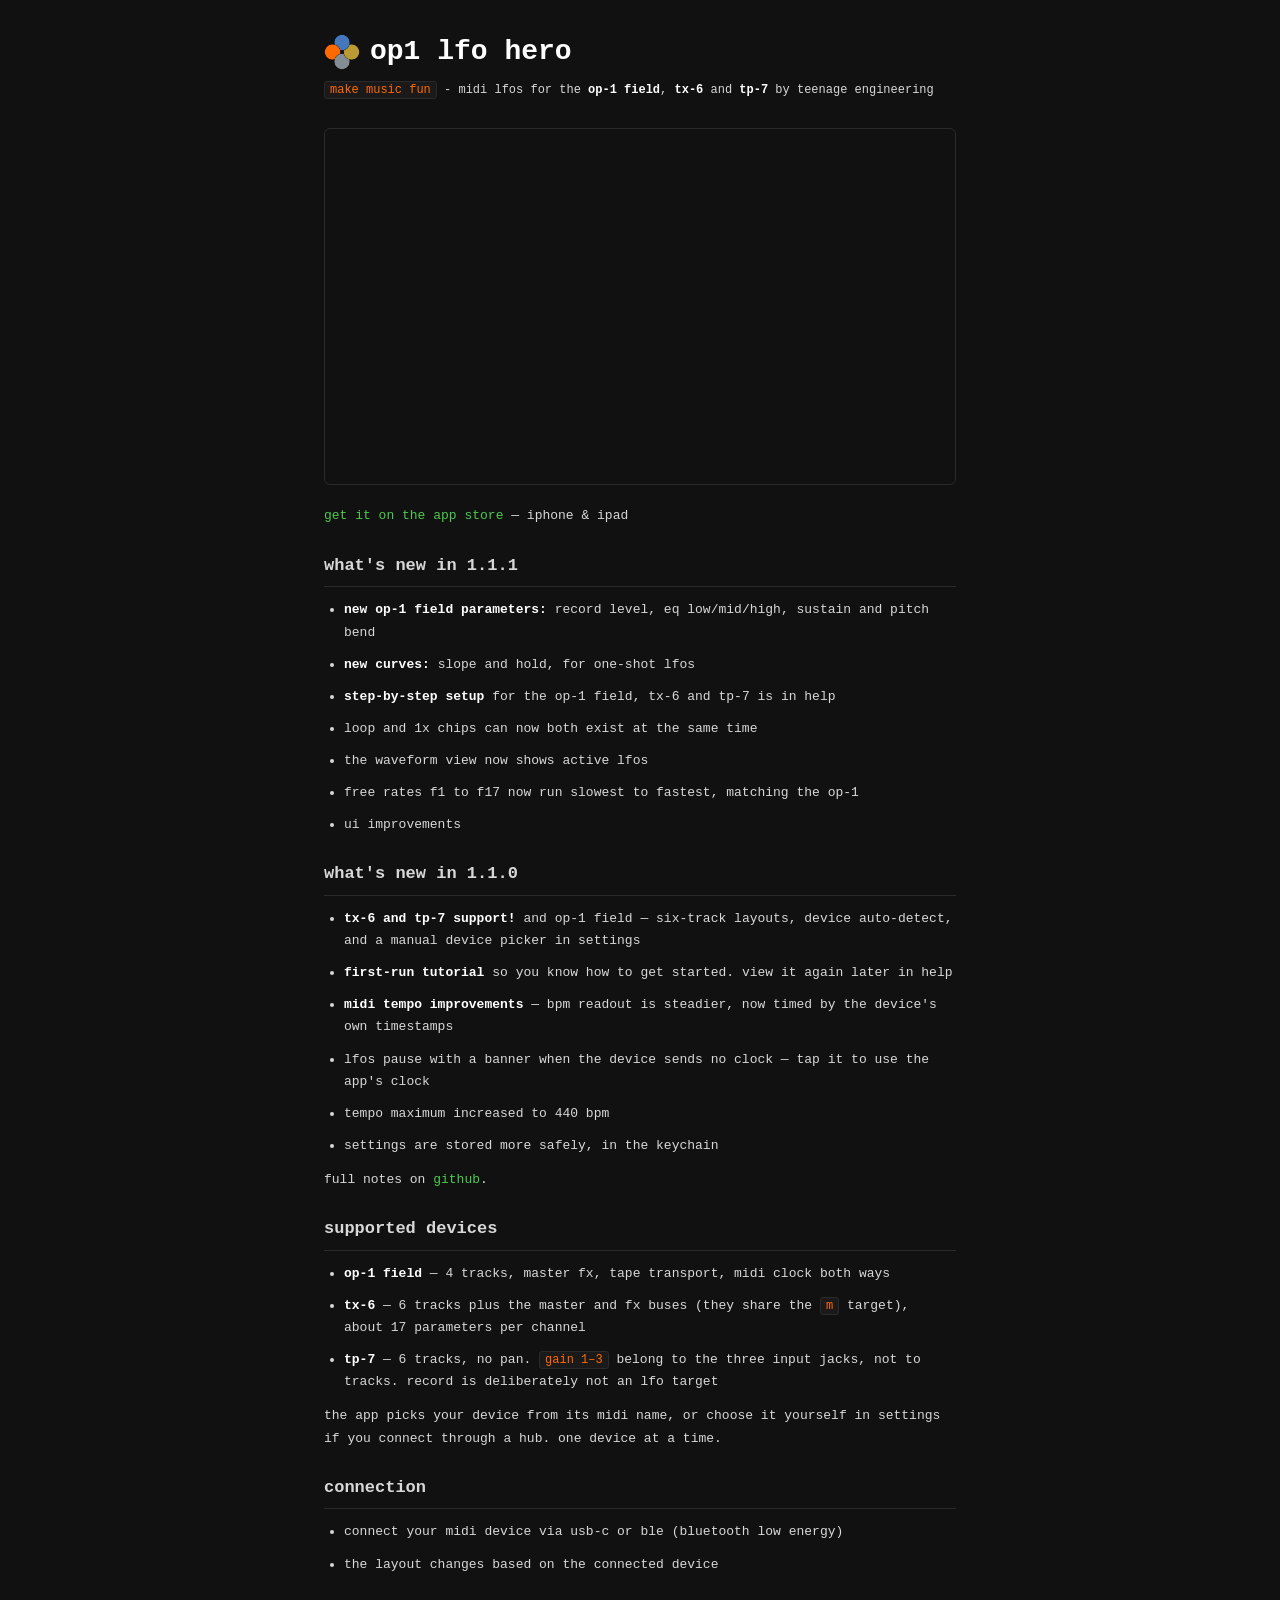
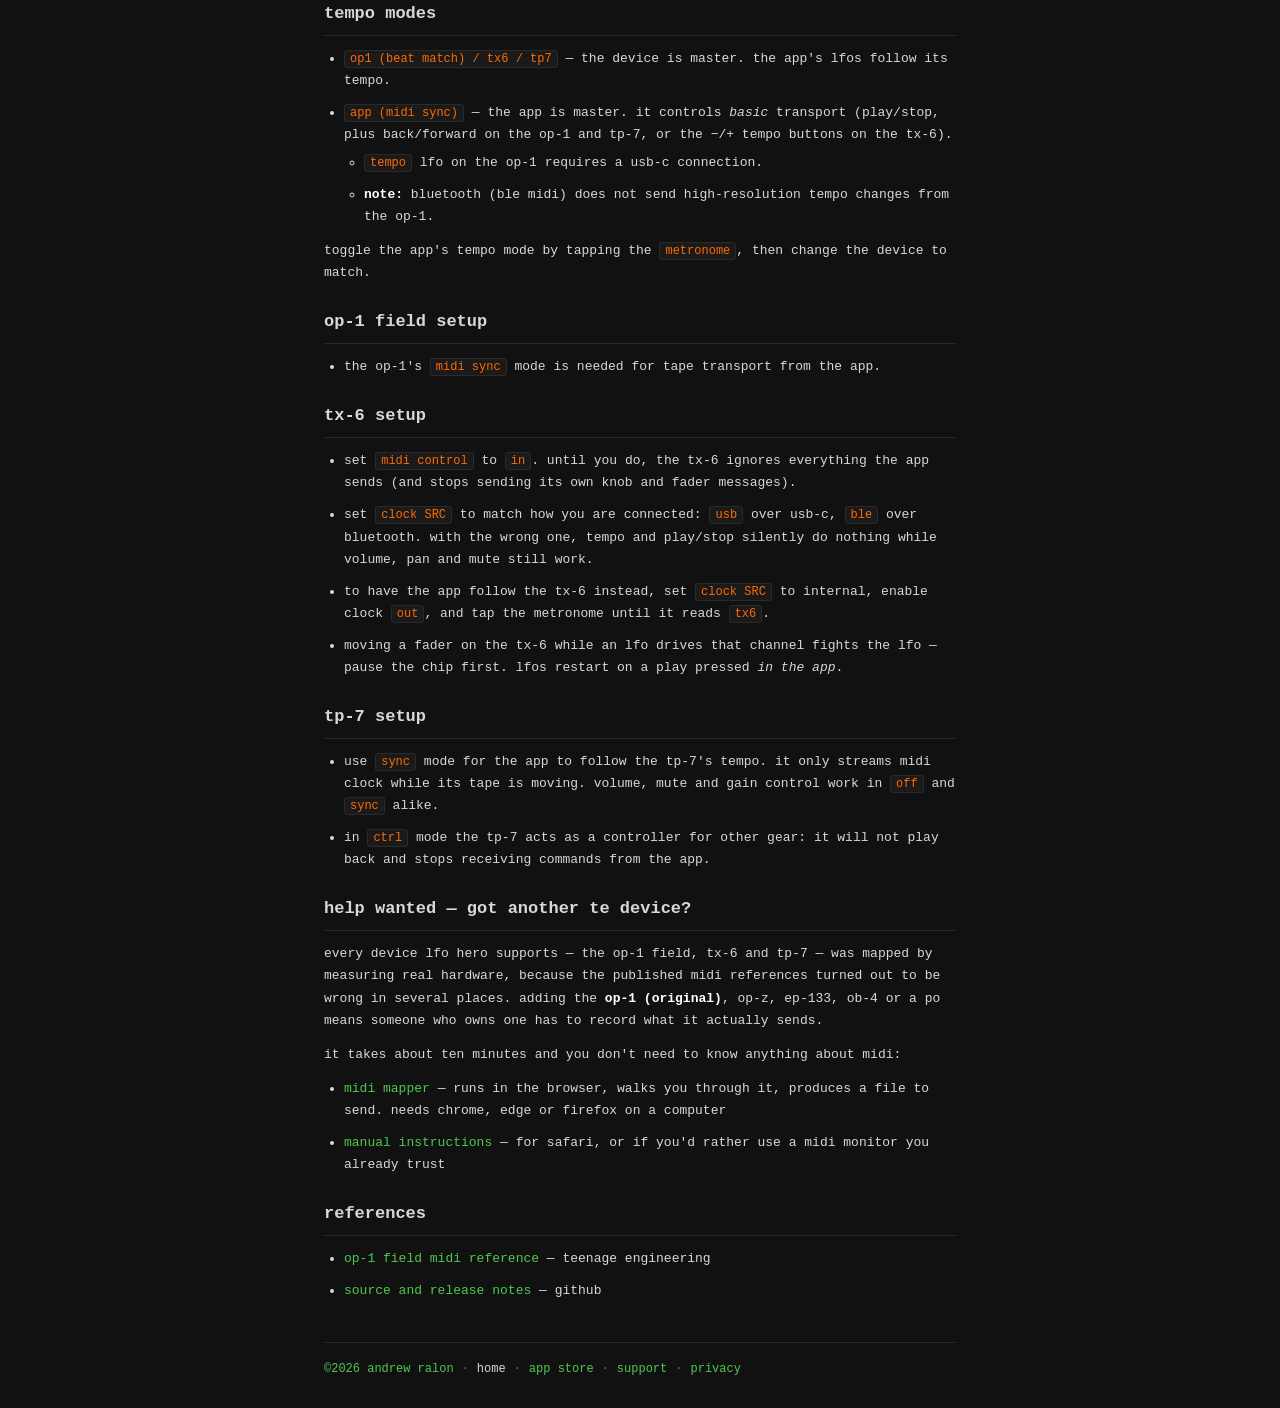
<file: docs/index.html>
<!DOCTYPE html>
<html lang="en">

<head>
  <meta charset="UTF-8">
  <meta name="viewport" content="width=device-width, initial-scale=1.0">
  <title>op1 lfo hero</title>
  <link rel="stylesheet" href="style.css">
</head>

<body>

  <h1><img src="icon.png" class="app-icon" alt="">op1 lfo hero</h1>
  <p class="tagline"><code>make music fun</code> - midi lfos for the <strong>op-1 field</strong>, <strong>tx-6</strong> and <strong>tp-7</strong> by teenage engineering</p>

  <div class="video-embed">
    <iframe src="https://www.youtube-nocookie.com/embed/eiW4kHgjZ3A" title="op1 lfo hero demo"
      loading="lazy"
      allow="accelerometer; autoplay; clipboard-write; encrypted-media; gyroscope; picture-in-picture; web-share"
      allowfullscreen></iframe>
  </div>

  <p><a href="https://apps.apple.com/us/app/op1-lfo-hero/id6781054996">get it on the app store</a> — iphone & ipad</p>

  <h2>what's new in 1.1.1</h2>
  <ul>
    <li><strong>new op-1 field parameters:</strong> record level, eq low/mid/high, sustain and pitch bend</li>
    <li><strong>new curves:</strong> slope and hold, for one-shot lfos</li>
    <li><strong>step-by-step setup</strong> for the op-1 field, tx-6 and tp-7 is in help</li>
    <li>loop and 1x chips can now both exist at the same time</li>
    <li>the waveform view now shows active lfos</li>
    <li>free rates f1 to f17 now run slowest to fastest, matching the op-1</li>
    <li>ui improvements</li>
  </ul>

  <h2>what's new in 1.1.0</h2>
  <ul>
    <li><strong>tx-6 and tp-7 support!</strong> and op-1 field — six-track layouts, device auto-detect, and a manual device picker in settings</li>
    <li><strong>first-run tutorial</strong> so you know how to get started. view it again later in help</li>
    <li><strong>midi tempo improvements</strong> — bpm readout is steadier, now timed by the device's own timestamps</li>
    <li>lfos pause with a banner when the device sends no clock — tap it to use the app's clock</li>
    <li>tempo maximum increased to 440 bpm</li>
    <li>settings are stored more safely, in the keychain</li>
  </ul>
  <p>full notes on <a href="https://github.com/andrewralon/op1-lfo-hero/releases/tag/v1.1.0">github</a>.</p>

  <h2>supported devices</h2>
  <ul>
    <li><strong>op-1 field</strong> — 4 tracks, master fx, tape transport, midi clock both ways</li>
    <li><strong>tx-6</strong> — 6 tracks plus the master and fx buses (they share the <code>m</code> target), about 17 parameters per channel</li>
    <li><strong>tp-7</strong> — 6 tracks, no pan. <code>gain 1–3</code> belong to the three input jacks, not to tracks. record is deliberately not an lfo target</li>
  </ul>
  <p>the app picks your device from its midi name, or choose it yourself in settings if you connect through a hub. one device at a time.</p>

  <h2>connection</h2>
  <ul>
    <li>connect your midi device via usb-c or ble (bluetooth low energy)</li>
    <li>the layout changes based on the connected device</li>
  </ul>

  <h2>tempo modes</h2>
  <ul>
    <li><code>op1 (beat match) / tx6 / tp7</code> — the device is master. the app's lfos follow its tempo.</li>
    <li><code>app (midi sync)</code> — the app is master. it controls <i>basic</i> transport (play/stop, plus back/forward on the op-1 and tp-7, or the −/+ tempo buttons on the tx-6).
      <ul style="margin-top:6px">
        <li><code>tempo</code> lfo on the op-1 requires a usb-c connection.</li>
        <li><strong>note:</strong> bluetooth (ble midi) does not send high-resolution tempo changes from the op-1.</li>
      </ul>
    </li>
  </ul>
  <p>toggle the app's tempo mode by tapping the <code>metronome</code>, then change the device to match.</p>

  <h2>op-1 field setup</h2>
  <ul>
    <li>the op-1's <code>midi sync</code> mode is needed for tape transport from the app.</li>
  </ul>

  <h2>tx-6 setup</h2>
  <ul>
    <li>set <code>midi control</code> to <code>in</code>. until you do, the tx-6 ignores everything the app sends (and stops sending its own knob and fader messages).</li>
    <li>set <code>clock SRC</code> to match how you are connected: <code>usb</code> over usb-c, <code>ble</code> over bluetooth. with the wrong one, tempo and play/stop silently do nothing while volume, pan and mute still work.</li>
    <li>to have the app follow the tx-6 instead, set <code>clock SRC</code> to internal, enable clock <code>out</code>, and tap the metronome until it reads <code>tx6</code>.</li>
    <li>moving a fader on the tx-6 while an lfo drives that channel fights the lfo — pause the chip first. lfos restart on a play pressed <i>in the app</i>.</li>
  </ul>

  <h2>tp-7 setup</h2>
  <ul>
    <li>use <code>sync</code> mode for the app to follow the tp-7's tempo. it only streams midi clock while its tape is moving. volume, mute and gain control work in <code>off</code> and <code>sync</code> alike.</li>
    <li>in <code>ctrl</code> mode the tp-7 acts as a controller for other gear: it will not play back and stops receiving commands from the app.</li>
  </ul>

  <h2>help wanted — got another te device?</h2>
  <p>
    every device lfo hero supports — the op-1 field, tx-6 and tp-7 — was mapped by measuring real
    hardware, because the published midi references turned out to be wrong in several places. adding the
    <strong>op-1 (original)</strong>, op-z, ep-133, ob-4 or a po means someone who owns one has to
    record what it actually sends.
  </p>
  <p>
    it takes about ten minutes and you don't need to know anything about midi:
  </p>
  <ul>
    <li><a href="mapper/">midi mapper</a> — runs in the browser, walks you through it, produces a
      file to send. needs chrome, edge or firefox on a computer</li>
    <li><a href="mapper/manual.html">manual instructions</a> — for safari, or if you'd rather use a
      midi monitor you already trust</li>
  </ul>

  <h2>references</h2>
  <ul>
    <li><a href="https://teenage.engineering/guides/op-1#midi-reference">op-1 field midi reference</a> — teenage engineering</li>
    <li><a href="https://github.com/andrewralon/op1-lfo-hero">source and release notes</a> — github</li>
  </ul>

  <footer>
    <a href="https://andrewralon.github.io">&copy;2026 andrew ralon</a><span class="sep">·</span><span class="here" aria-current="page">home</span><span class="sep">·</span><a href="https://apps.apple.com/us/app/op1-lfo-hero/id6781054996">app store</a><span class="sep">·</span><a href="support.html">support</a><span class="sep">·</span><a href="privacy.html">privacy</a>
  </footer>

</body>

</html>
</file>
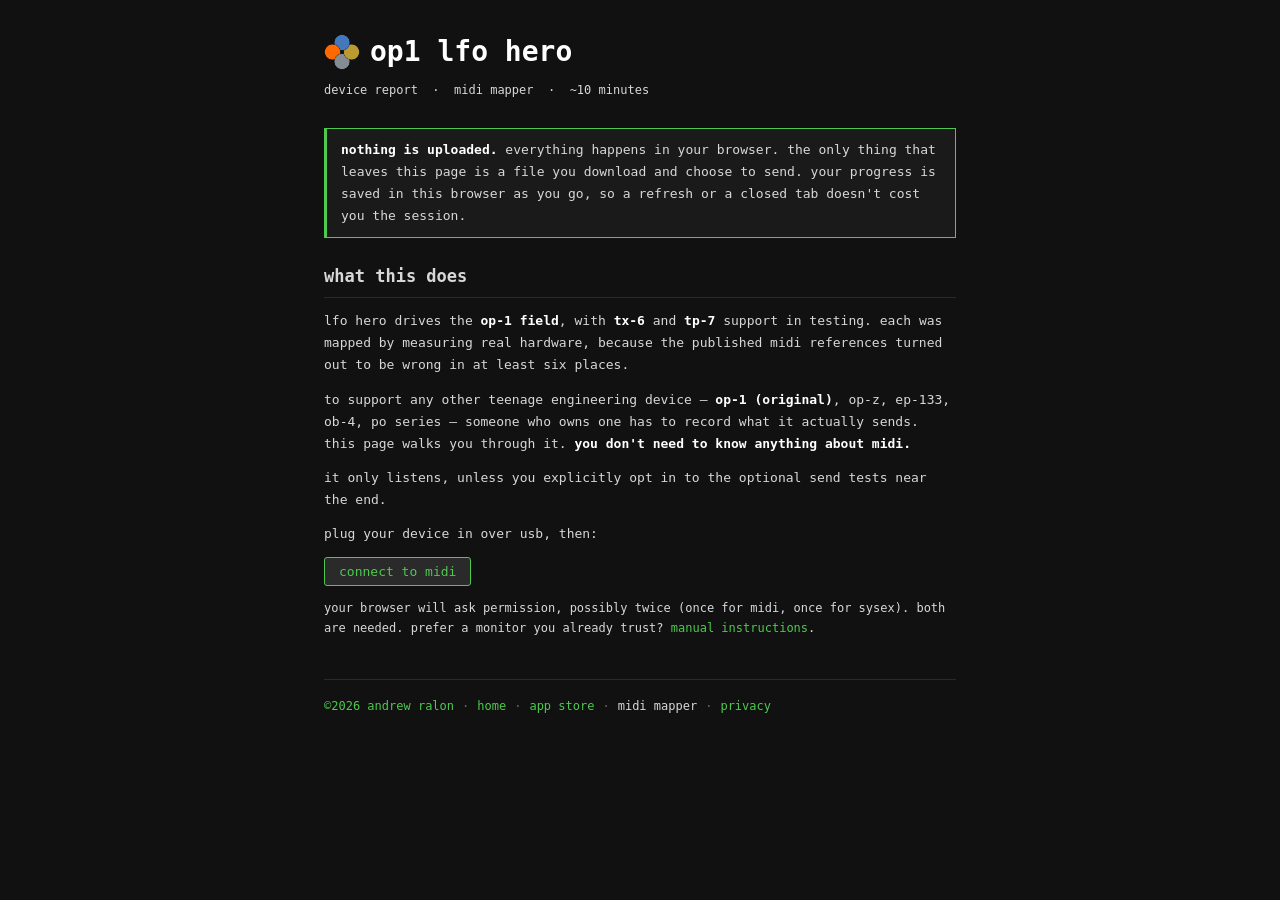
<file: docs/mapper/index.html>
<!DOCTYPE html>
<html lang="en">

<head>
  <meta charset="UTF-8">
  <meta name="viewport" content="width=device-width, initial-scale=1.0">
  <title>op1 lfo hero — device report</title>
  <link rel="stylesheet" href="../style.css">
  <link rel="stylesheet" href="mapper.css">
</head>

<body>

  <h1><img src="../icon.png" class="app-icon" alt=""><a href="../index.html">op1 lfo hero</a></h1>
  <p class="meta">device report &nbsp;·&nbsp; midi mapper &nbsp;·&nbsp; ~10 minutes</p>

  <!-- relocated by mapper.js to sit at the start of whichever bottom action row is
       currently live, so back always shows up to the left of that screen's next / skip
       controls rather than as a banner of its own. parked here until the first render. -->
  <span id="navBack" hidden>
    <button id="btnBack">← back</button>
    <span class="meta" id="saveNote" hidden></span>
  </span>

  <!-- ───────────────────────── intro ───────────────────────── -->
  <div id="s-intro">
    <!-- shown only when an unfinished session is found in this browser -->
    <div class="warn ok" id="resumeBanner" hidden>
      <p style="margin:0 0 8px 0">
        <strong>you have an unfinished report.</strong> <span id="resumeSummary"></span>
      </p>
      <p style="margin:0">
        <button class="primary" id="btnResume">resume</button>
        <button id="btnStartOver">start over</button>
      </p>
    </div>

    <div class="warn ok">
      <strong>nothing is uploaded.</strong> everything happens in your browser. the only thing that
      leaves this page is a file you download and choose to send. your progress is saved in this
      browser as you go, so a refresh or a closed tab doesn't cost you the session.
    </div>

    <h2>what this does</h2>
    <p>
      lfo hero drives the <strong>op-1 field</strong>, with <strong>tx-6</strong> and
      <strong>tp-7</strong> support in testing. each was mapped by measuring real hardware, because
      the published midi references turned out to be wrong in at least six places.
    </p>
    <p>
      to support any other teenage engineering device — <strong>op-1 (original)</strong>, op-z,
      ep-133, ob-4, po series — someone who owns one has to record what it actually sends. this page
      walks you through it. <strong>you don't need to know anything about midi.</strong>
    </p>
    <p>
      it only listens, unless you explicitly opt in to the optional send tests near the end.
    </p>
    <p>plug your device in over usb, then:</p>
    <p><button class="primary" id="btnConnect">connect to midi</button></p>
    <p class="meta">
      your browser will ask permission, possibly twice (once for midi, once for sysex). both are
      needed. prefer a monitor you already trust? <a href="manual.html">manual instructions</a>.
    </p>
  </div>

  <!-- ───────────────────────── unsupported ───────────────────────── -->
  <div id="s-unsupported" hidden>
    <h2>this browser can't do it</h2>
    <div class="warn">
      <p style="margin:0">
        this page needs the <strong>web midi api</strong>, which needs
        <strong>chrome, edge or firefox on a computer</strong>. safari has never supported it, on
        mac or on iphone/ipad — so there is no version of this page that would work here.
      </p>
    </div>
    <p><strong>you can still help</strong>, using a midi monitor instead:</p>
    <p><a href="manual.html" class="primary">→ manual instructions</a></p>
    <p class="meta" id="unsupportedDetail"></p>
    <footer>
      <a href="https://andrewralon.github.io">&copy;2026 andrew ralon</a><span class="sep">·</span><a href="../index.html">home</a><span class="sep">·</span><a href="https://apps.apple.com/us/app/op1-lfo-hero/id6781054996">app store</a><span class="sep">·</span><span class="here" aria-current="page">midi mapper</span>
    </footer>
  </div>

  <!-- ───────────────────────── tier 0 ───────────────────────── -->
  <div id="s-identity" hidden>
    <h2>1 — what's connected</h2>
    <div id="portTable"></div>

    <label>
      which of these is the device you're reporting on?
      <select id="inputSelect"></select>
    </label>
    <label>
      and its output port (used for the identity check, and the optional send tests later)
      <select id="outputSelect"></select>
    </label>

    <p class="meta" id="sysexNote"></p>

    <p>
      <button id="btnIdentify">ask the device to identify itself</button>
      <span class="meta">one standard midi identity question — safe on any device</span>
    </p>
    <div id="identityResult"></div>

    <h2>2 — listen while you do nothing</h2>
    <p>
      some devices talk constantly, some say nothing until you touch them. both are useful to know.
      <strong>don't touch the device</strong> for the next 20 seconds.
    </p>
    <p>
      <button class="primary" id="btnListen">start 20 second listen</button>
      <span id="listenStatus" class="meta"></span>
    </p>
    <div id="listenResult"></div>
    <p><button id="btnToSetup">next →</button></p>
  </div>

  <!-- ───────────────────────── setup ───────────────────────── -->
  <div id="s-setup" hidden>
    <h2>3 — about your device</h2>
    <label>
      what is it?
      <input type="text" id="devName" placeholder="op-1 (original, not field)" size="36">
    </label>
    <label>
      firmware version, if you know it
      <input type="text" id="devFirmware" placeholder="unknown" size="20">
    </label>
    <label>
      how many tracks / channels does its mixer have?
      <input type="number" id="devTracks" min="1" max="8" value="4">
    </label>
    <p class="meta">if it has no per-track mixer at all, set this to 1.</p>
    <p><button class="primary" id="btnToWizard">start capturing →</button></p>
  </div>

  <!-- ───────────────────────── wizard ───────────────────────── -->
  <div id="s-wizard" hidden>
    <h2 id="wizHeading">4 — capture</h2>
    <p class="meta" id="wizProgress"></p>
    <div class="warn note">
      <p style="margin:0 0 6px 0"><strong id="wizPrompt"></strong></p>
      <p class="meta" id="wizWhy" style="margin:0"></p>
    </div>
    <p>
      <button class="primary" id="btnRecord">record 6 seconds</button>
      <button id="btnDoneRec" hidden>done recording</button>
      <button id="btnSkipNo" title="no such control on this device">skip — n/a</button>
      <button id="btnSkipCant">skip — can't find it</button>
    </p>
    <p id="wizLabelWrap" hidden>
      <label>what control was that? <input type="text" id="wizLabel" placeholder="e.g. filter cutoff" size="28"></label>
    </p>
    <p class="meta" id="recStatus"></p>
    <div id="recLive"></div>
    <div id="recResult"></div>
    <p>
      <button id="btnRedo" hidden>redo this step</button>
      <button id="btnAgain" hidden>record another control</button>
      <button class="primary" id="btnNext" hidden>next step →</button>
    </p>
  </div>

  <!-- ───────────────────────── send tests ───────────────────────── -->
  <div id="s-send" hidden>
    <h2>5 — send tests <span class="meta">(optional)</span></h2>
    <p>
      everything so far only listened. these tests <strong>send midi to your device</strong> to find
      out whether it responds to what it transmits — which decides whether the app can control it at
      all. it's the single most valuable optional thing you can do.
    </p>
    <div class="warn">
      <p style="margin:0 0 6px 0"><strong>but it does change things on your device.</strong></p>
      <ul style="margin:0">
        <li>save or stop anything you're working on first</li>
        <li>we only replay controls your device itself just sent, never unknown ones</li>
        <li>we never send record-arm, and never <code>cc 120</code> unless your own mute used it</li>
        <li>faders and knobs may move; the transport may start and stop</li>
      </ul>
    </div>
    <label>
      <input type="checkbox" id="sendConsent">
      i understand this sends midi to my device and may change its settings
    </label>
    <p>
      <button class="primary" id="btnSendTests" disabled>run send tests</button>
      <button id="btnSkipSend">skip these →</button>
    </p>
    <p class="meta" id="sendStatus"></p>
    <div id="sendQuestions"></div>
  </div>

  <!-- ───────────────────────── finish ───────────────────────── -->
  <div id="s-done" hidden>
    <h2>6 — last questions</h2>
    <label>
      <strong>did you have to change any setting on the device to make it send midi?</strong><br>
      <span class="meta">this matters more than it sounds — the tx-6 transmits nothing until you set
        <code>midi control = in</code> and <code>clock src = usb</code>, and that was only ever found
        by someone hitting it.</span><br>
      <textarea id="qSetup" rows="3" style="width:100%;background:#1a1a1a;color:#d8d8d8;border:1px solid #454545;border-radius:3px;padding:6px;font-family:inherit;font-size:13px" placeholder="e.g. had to set midi > out = on"></textarea>
    </label>
    <label>
      anything that seemed weird?<br>
      <textarea id="qWeird" rows="3" style="width:100%;background:#1a1a1a;color:#d8d8d8;border:1px solid #454545;border-radius:3px;padding:6px;font-family:inherit;font-size:13px" placeholder="things that only worked sometimes, surprises, controls that did nothing"></textarea>
    </label>

    <h2>7 — send it</h2>
    <p>
      message <strong>andrewralon</strong> on op-forums.com:
      <a href="https://op-forums.com/new-message?username=andrewralon&amp;title=device%20report" target="_blank">open a message on op-forums</a>
    </p>
    <p>
      <button class="primary" id="btnCopy">copy summary</button>
      <button id="btnDownload">download full report (.txt)</button>
      <span class="meta" id="downloadNote"></span>
    </p>
    <p class="meta">
      <strong>the summary is enough</strong> — it's short, and pasting it straight into the message
      needs no file attachment at all, which matters if your forum account is new. attach the full
      report too if you can; it holds every raw byte, so a reading can be checked later rather than
      taken on trust.
    </p>
    <p class="meta">
      would rather use github? <a href="https://github.com/andrewralon/op1-lfo-hero/issues/new?template=device-report.yml" target="_blank">open an issue</a> and attach it there
      instead.
    </p>
    <p>thank you — genuinely. this is the only way devices we don't own ever get supported.</p>

    <h2>what's in the file</h2>
    <p class="meta">nothing but what you see here. have a look before you send it.</p>
    <pre id="summary" style="background:#1a1a1a;border:1px solid #2a2a2a;padding:12px;overflow-x:auto;font-size:11px;white-space:pre-wrap"></pre>
  </div>

  <footer id="mainFooter">
      <a href="https://andrewralon.github.io">&copy;2026 andrew ralon</a><span class="sep">·</span><a href="../index.html">home</a><span class="sep">·</span><a href="https://apps.apple.com/us/app/op1-lfo-hero/id6781054996">app store</a><span class="sep">·</span><span class="here" aria-current="page">midi mapper</span><span class="sep">·</span><a href="../privacy.html">privacy</a>
    </footer>

  <script src="steps.js"></script>
  <script src="mapper.js"></script>

</body>

</html>
</file>
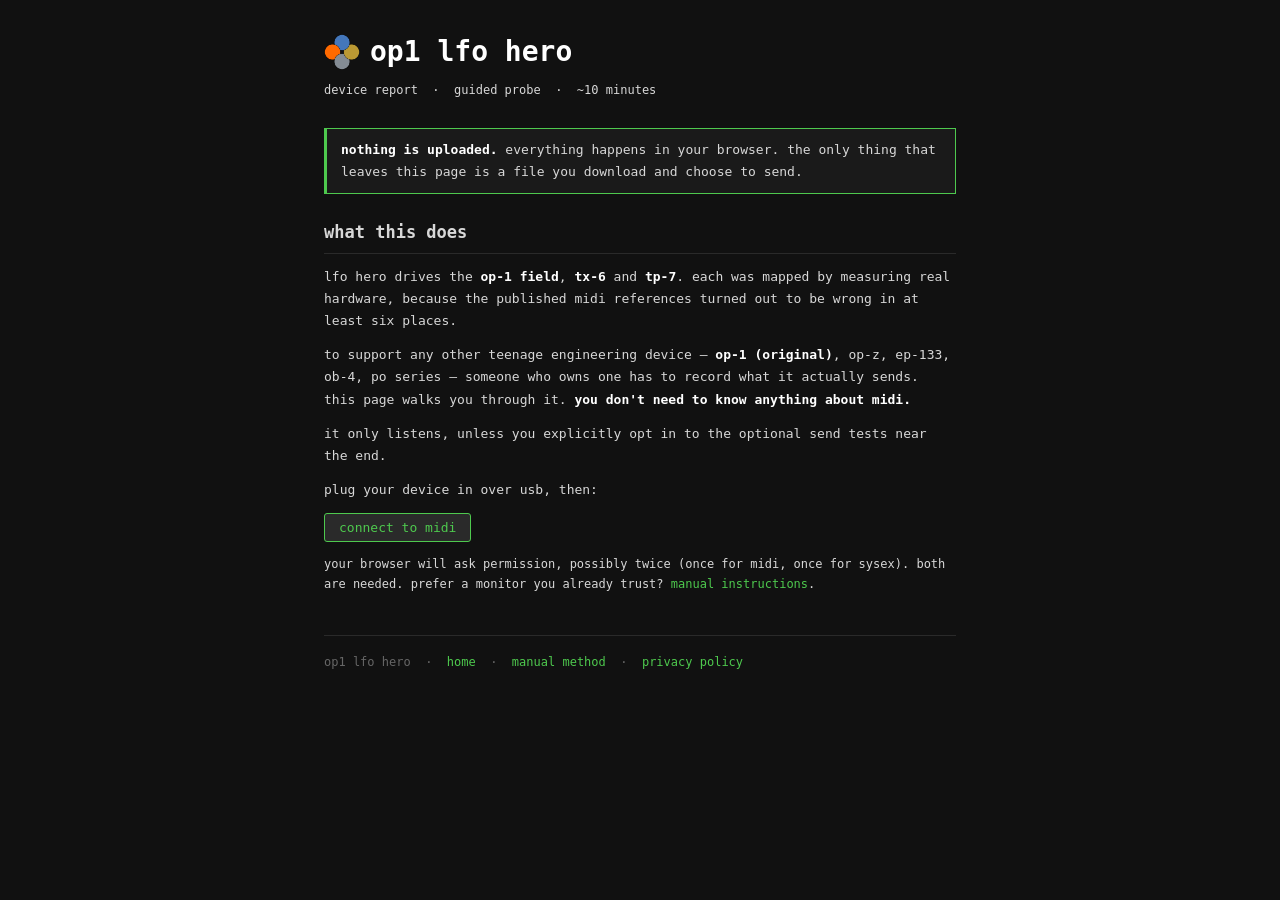
<file: docs/probe/index.html>
<!DOCTYPE html>
<html lang="en">

<head>
  <meta charset="UTF-8">
  <meta name="viewport" content="width=device-width, initial-scale=1.0">
  <title>op1 lfo hero — device report</title>
  <link rel="stylesheet" href="../style.css">
  <link rel="stylesheet" href="probe.css">
</head>

<body>

  <h1><img src="../icon.png" class="app-icon" alt=""><a href="../index.html">op1 lfo hero</a></h1>
  <p class="meta">device report &nbsp;·&nbsp; guided probe &nbsp;·&nbsp; ~10 minutes</p>

  <!-- ───────────────────────── intro ───────────────────────── -->
  <div id="s-intro">
    <div class="warn ok">
      <strong>nothing is uploaded.</strong> everything happens in your browser. the only thing that
      leaves this page is a file you download and choose to send.
    </div>

    <h2>what this does</h2>
    <p>
      lfo hero drives the <strong>op-1 field</strong>, <strong>tx-6</strong> and
      <strong>tp-7</strong>. each was mapped by measuring real hardware, because the published midi
      references turned out to be wrong in at least six places.
    </p>
    <p>
      to support any other teenage engineering device — <strong>op-1 (original)</strong>, op-z,
      ep-133, ob-4, po series — someone who owns one has to record what it actually sends. this page
      walks you through it. <strong>you don't need to know anything about midi.</strong>
    </p>
    <p>
      it only listens, unless you explicitly opt in to the optional send tests near the end.
    </p>
    <p>plug your device in over usb, then:</p>
    <p><button class="primary" id="btnConnect">connect to midi</button></p>
    <p class="meta">
      your browser will ask permission, possibly twice (once for midi, once for sysex). both are
      needed. prefer a monitor you already trust? <a href="manual.html">manual instructions</a>.
    </p>
  </div>

  <!-- ───────────────────────── unsupported ───────────────────────── -->
  <div id="s-unsupported" hidden>
    <h2>this browser can't do it</h2>
    <div class="warn">
      <p style="margin:0">
        this page needs the <strong>web midi api</strong>, which needs
        <strong>chrome, edge or firefox on a computer</strong>. safari has never supported it, on
        mac or on iphone/ipad — so there is no version of this page that would work here.
      </p>
    </div>
    <p><strong>you can still help</strong>, using a midi monitor instead:</p>
    <p><a href="manual.html" class="primary">→ manual instructions</a></p>
    <p class="meta" id="unsupportedDetail"></p>
    <footer>
      op1 lfo hero &nbsp;·&nbsp; <a href="../index.html">home</a> &nbsp;·&nbsp;
      <a href="manual.html">manual method</a>
    </footer>
  </div>

  <!-- ───────────────────────── tier 0 ───────────────────────── -->
  <div id="s-identity" hidden>
    <h2>1 — what's connected</h2>
    <div id="portTable"></div>

    <label>
      which of these is the device you're reporting on?
      <select id="inputSelect"></select>
    </label>
    <label>
      and its output port (used for the identity check, and the optional send tests later)
      <select id="outputSelect"></select>
    </label>

    <p class="meta" id="sysexNote"></p>

    <p>
      <button id="btnIdentify">ask the device to identify itself</button>
      <span class="meta">one standard midi identity question — safe on any device</span>
    </p>
    <div id="identityResult"></div>

    <h2>2 — listen while you do nothing</h2>
    <p>
      some devices talk constantly, some say nothing until you touch them. both are useful to know.
      <strong>don't touch the device</strong> for the next 20 seconds.
    </p>
    <p>
      <button class="primary" id="btnListen">start 20 second listen</button>
      <span id="listenStatus" class="meta"></span>
    </p>
    <div id="listenResult"></div>
    <p><button id="btnToSetup" disabled>next →</button></p>
  </div>

  <!-- ───────────────────────── setup ───────────────────────── -->
  <div id="s-setup" hidden>
    <h2>3 — about your device</h2>
    <label>
      what is it?
      <input type="text" id="devName" placeholder="op-1 (original, not field)" size="36">
    </label>
    <label>
      firmware version, if you know it
      <input type="text" id="devFirmware" placeholder="unknown" size="20">
    </label>
    <label>
      how many tracks / channels does its mixer have?
      <input type="number" id="devTracks" min="1" max="8" value="4">
    </label>
    <p class="meta">if it has no per-track mixer at all, set this to 1.</p>
    <p><button class="primary" id="btnToWizard">start capturing →</button></p>
  </div>

  <!-- ───────────────────────── wizard ───────────────────────── -->
  <div id="s-wizard" hidden>
    <h2 id="wizHeading">4 — capture</h2>
    <p class="meta" id="wizProgress"></p>
    <div class="warn note">
      <p style="margin:0 0 6px 0"><strong id="wizPrompt"></strong></p>
      <p class="meta" id="wizWhy" style="margin:0"></p>
    </div>
    <p>
      <button class="primary" id="btnRecord">record 6 seconds</button>
      <button id="btnSkipNo">skip — no such control</button>
      <button id="btnSkipCant">skip — can't find it</button>
    </p>
    <p id="wizLabelWrap" hidden>
      <label>what control was that? <input type="text" id="wizLabel" placeholder="e.g. filter cutoff" size="28"></label>
    </p>
    <p class="meta" id="recStatus"></p>
    <div id="recLive"></div>
    <div id="recResult"></div>
    <p>
      <button id="btnRedo" hidden>redo this step</button>
      <button id="btnAgain" hidden>record another control</button>
      <button class="primary" id="btnNext" hidden>next step →</button>
    </p>
  </div>

  <!-- ───────────────────────── send tests ───────────────────────── -->
  <div id="s-send" hidden>
    <h2>5 — send tests <span class="meta">(optional)</span></h2>
    <p>
      everything so far only listened. these tests <strong>send midi to your device</strong> to find
      out whether it responds to what it transmits — which decides whether the app can control it at
      all. it's the single most valuable optional thing you can do.
    </p>
    <div class="warn">
      <p style="margin:0 0 6px 0"><strong>but it does change things on your device.</strong></p>
      <ul style="margin:0">
        <li>save or stop anything you're working on first</li>
        <li>we only replay controls your device itself just sent, never unknown ones</li>
        <li>we never send record-arm, and never <code>cc 120</code> unless your own mute used it</li>
        <li>faders and knobs may move; the transport may start and stop</li>
      </ul>
    </div>
    <label>
      <input type="checkbox" id="sendConsent">
      i understand this sends midi to my device and may change its settings
    </label>
    <p>
      <button class="primary" id="btnSendTests" disabled>run send tests</button>
      <button id="btnSkipSend">skip these →</button>
    </p>
    <p class="meta" id="sendStatus"></p>
    <div id="sendQuestions"></div>
  </div>

  <!-- ───────────────────────── finish ───────────────────────── -->
  <div id="s-done" hidden>
    <h2>6 — last questions</h2>
    <label>
      <strong>did you have to change any setting on the device to make it send midi?</strong><br>
      <span class="meta">this matters more than it sounds — the tx-6 transmits nothing until you set
        <code>midi control = in</code> and <code>clock src = usb</code>, and that was only ever found
        by someone hitting it.</span><br>
      <textarea id="qSetup" rows="3" style="width:100%;background:#1a1a1a;color:#d8d8d8;border:1px solid #454545;border-radius:3px;padding:6px;font-family:inherit;font-size:13px" placeholder="e.g. had to set midi > out = on"></textarea>
    </label>
    <label>
      anything that seemed weird?<br>
      <textarea id="qWeird" rows="3" style="width:100%;background:#1a1a1a;color:#d8d8d8;border:1px solid #454545;border-radius:3px;padding:6px;font-family:inherit;font-size:13px" placeholder="things that only worked sometimes, surprises, controls that did nothing"></textarea>
    </label>

    <h2>7 — send it</h2>
    <p><button class="primary" id="btnDownload">download report</button>
       <span class="meta" id="downloadNote"></span></p>
    <p>
      then send it back to whoever pointed you here — a reply or a dm with the file attached is all
      it takes.
    </p>
    <p class="meta">
      would rather use github? <a href="https://github.com/andrewralon/op1-lfo-hero/issues/new?template=device-report.yml" target="_blank">open an issue</a> and attach it there
      instead.
    </p>
    <p>thank you — genuinely. this is the only way devices we don't own ever get supported.</p>

    <h2>what's in the file</h2>
    <p class="meta">nothing but what you see here. have a look before you send it.</p>
    <pre id="summary" style="background:#1a1a1a;border:1px solid #2a2a2a;padding:12px;overflow-x:auto;font-size:11px;white-space:pre-wrap"></pre>
  </div>

  <footer id="mainFooter">
    op1 lfo hero &nbsp;·&nbsp; <a href="../index.html">home</a> &nbsp;·&nbsp;
    <a href="manual.html">manual method</a> &nbsp;·&nbsp;
    <a href="../privacy.html">privacy policy</a>
  </footer>

  <script src="steps.js"></script>
  <script src="probe.js"></script>

</body>

</html>
</file>
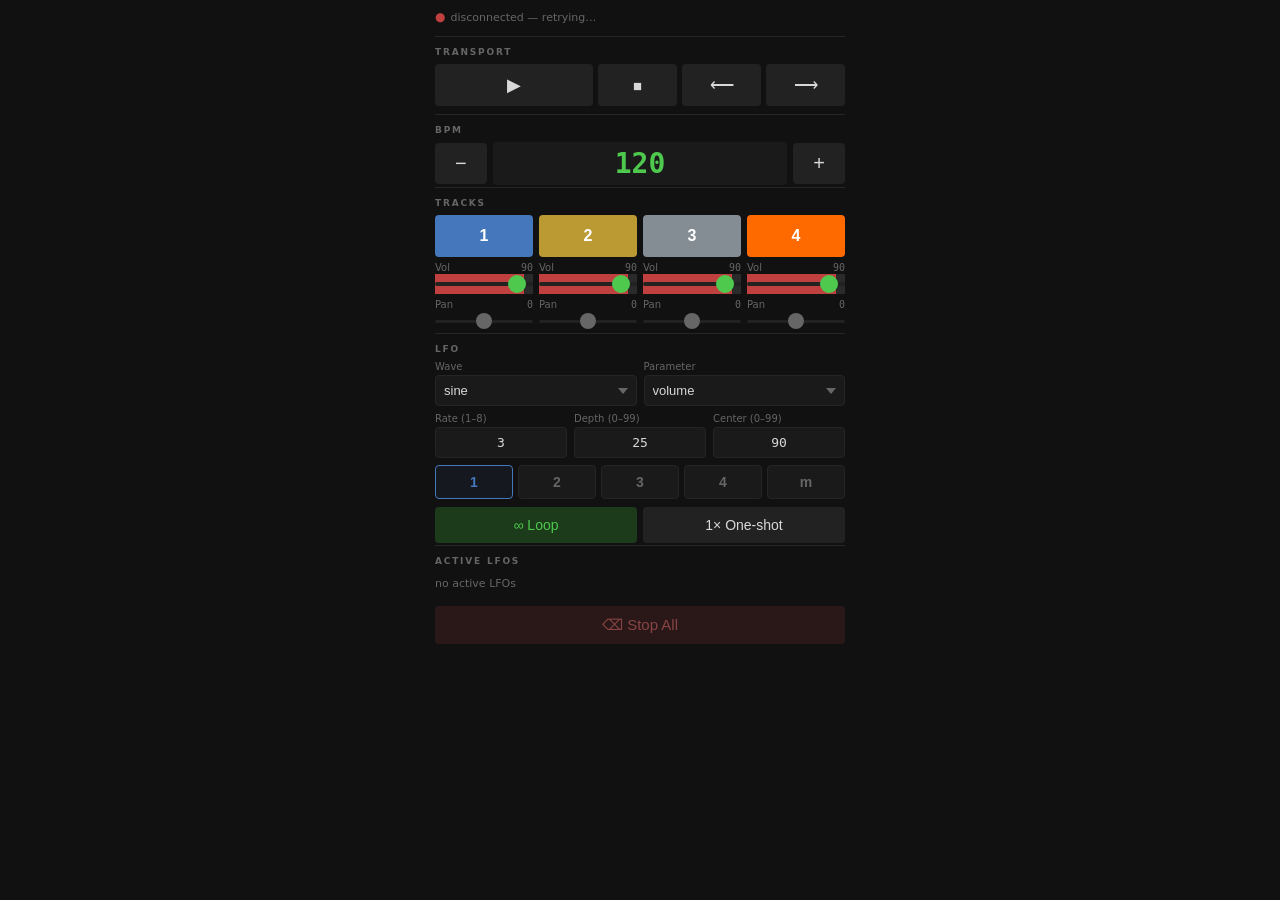
<file: src/web/index.html>
<!DOCTYPE html>
<html lang="en">
<head>
  <meta charset="UTF-8">
  <meta name="viewport" content="width=device-width, initial-scale=1, user-scalable=no">
  <!-- PWA / iOS home screen -->
  <meta name="apple-mobile-web-app-capable" content="yes">
  <meta name="apple-mobile-web-app-status-bar-style" content="black">
  <meta name="apple-mobile-web-app-title" content="op1 lfo hero">
  <link rel="manifest" href="/manifest.json">
  <title>op1 lfo hero</title>
  <style>
    :root {
      --bg:      #111111;
      --bg2:     #1a1a1a;
      --bg3:     #222222;
      --text:    #d8d8d8;
      --dim:     #666666;
      --accent:  #4ec94e;
      --red:     #c04040;
      --c1:      #4477bb;
      --c2:      #bb9933;
      --c3:      #848c94;
      --c4:      #ff6a00;
      --div-clr: #252525;
    }
    *, *::before, *::after { box-sizing: border-box; margin: 0; padding: 0; }
    html { background: var(--bg); }

    body {
      background: var(--bg);
      color: var(--text);
      font-family: -apple-system, "SF Pro Text", system-ui, sans-serif;
      font-size: 13px;
      padding: max(10px, env(safe-area-inset-top))
               10px
               max(10px, env(safe-area-inset-bottom));
      max-width: 430px;
      margin: 0 auto;
      -webkit-tap-highlight-color: transparent;
      user-select: none;
      -webkit-user-select: none;
    }

    /* ── Status ────────────────────────────────────────────────────── */
    #status-bar {
      display: flex;
      align-items: center;
      gap: 5px;
      font-size: 11px;
      color: var(--dim);
      padding-bottom: 10px;
    }
    #dot { color: var(--red); font-size: 12px; transition: color 0.3s; }
    #dot.ok { color: var(--accent); }

    /* ── Section divider ───────────────────────────────────────────── */
    .sec {
      font-size: 9px;
      font-weight: 700;
      letter-spacing: 1.8px;
      text-transform: uppercase;
      color: var(--dim);
      border-top: 1px solid var(--div-clr);
      padding: 10px 0 7px;
      margin-top: 2px;
    }
    .sec:first-of-type { border-top: none; padding-top: 0; }

    /* ── Generic button ────────────────────────────────────────────── */
    button {
      background: var(--bg3);
      color: var(--text);
      border: none;
      border-radius: 4px;
      font-size: 15px;
      padding: 10px 12px;
      cursor: pointer;
      touch-action: manipulation;
    }
    button:active { opacity: 0.55; }

    /* ── Transport ─────────────────────────────────────────────────── */
    .transport {
      display: grid;
      grid-template-columns: 2fr 1fr 1fr 1fr;
      gap: 5px;
      margin-bottom: 8px;
    }
    #btn-play { font-size: 18px; }
    #btn-play.playing { background: #1b3b1b; color: var(--accent); }

    /* ── BPM ───────────────────────────────────────────────────────── */
    .bpm-row {
      display: flex;
      align-items: center;
      gap: 6px;
    }
    .bpm-adj { padding: 9px 20px; font-size: 20px; }
    #bpm-input {
      flex: 1;
      background: var(--bg2);
      color: var(--accent);
      border: none;
      border-radius: 4px;
      font-size: 28px;
      font-weight: bold;
      font-family: "SF Mono", ui-monospace, monospace;
      text-align: center;
      padding: 5px 0;
      min-width: 0;
      -moz-appearance: textfield;
    }
    #bpm-input::-webkit-inner-spin-button,
    #bpm-input::-webkit-outer-spin-button { -webkit-appearance: none; }

    /* ── Tracks ────────────────────────────────────────────────────── */
    .tracks {
      display: grid;
      grid-template-columns: repeat(4, 1fr);
      gap: 6px;
    }
    .track-col { display: flex; flex-direction: column; gap: 5px; }

    .mute-btn {
      border: none;
      border-radius: 4px;
      height: 42px;
      font-size: 16px;
      font-weight: bold;
      color: #fff;
      cursor: pointer;
      touch-action: manipulation;
      transition: opacity 0.15s;
    }
    .mute-btn.muted { opacity: 0.22; }
    .t1 { background: var(--c1); }
    .t2 { background: var(--c2); }
    .t3 { background: var(--c3); }
    .t4 { background: var(--c4); }

    .slider-group { display: flex; flex-direction: column; gap: 1px; }
    .slider-hdr {
      display: flex;
      justify-content: space-between;
      font-size: 10px;
      color: var(--dim);
    }
    .slider-val { font-family: "SF Mono", ui-monospace, monospace; }

    /* Range sliders — custom track via JS background trick */
    input[type=range] {
      -webkit-appearance: none;
      appearance: none;
      width: 100%;
      height: 20px;
      background: transparent;
      outline: none;
      padding: 0;
    }
    /* Vol: green thumb, red-fill track (set via JS) */
    input[type=range].vol::-webkit-slider-runnable-track {
      height: 4px;
      border-radius: 2px;
      background: var(--bg3);           /* fallback; JS overrides */
    }
    input[type=range].vol::-webkit-slider-thumb {
      -webkit-appearance: none;
      width: 18px;
      height: 18px;
      border-radius: 50%;
      background: var(--accent);
      margin-top: -7px;
      cursor: pointer;
    }
    input[type=range].vol::-moz-range-track { height: 4px; background: var(--bg3); border-radius: 2px; }
    input[type=range].vol::-moz-range-thumb { width: 18px; height: 18px; border-radius: 50%; background: var(--accent); border: none; }
    /* Pan: gray thumb, neutral track */
    input[type=range].pan::-webkit-slider-runnable-track {
      height: 3px;
      border-radius: 2px;
      background: var(--bg3);
    }
    input[type=range].pan::-webkit-slider-thumb {
      -webkit-appearance: none;
      width: 16px;
      height: 16px;
      border-radius: 50%;
      background: var(--dim);
      margin-top: -6.5px;
      cursor: pointer;
    }
    input[type=range].pan::-moz-range-track { height: 3px; background: var(--bg3); border-radius: 2px; }
    input[type=range].pan::-moz-range-thumb { width: 16px; height: 16px; border-radius: 50%; background: var(--dim); border: none; }

    /* ── LFO form ──────────────────────────────────────────────────── */
    .row2 { display: grid; grid-template-columns: 1fr 1fr; gap: 7px; margin-bottom: 7px; }
    .row3 { display: grid; grid-template-columns: 1fr 1fr 1fr; gap: 7px; margin-bottom: 7px; }
    .flabel { font-size: 10px; color: var(--dim); margin-bottom: 3px; }

    select, input[type=number] {
      background: var(--bg2);
      color: var(--text);
      border: 1px solid var(--div-clr);
      border-radius: 4px;
      padding: 7px 8px;
      font-size: 13px;
      width: 100%;
      -webkit-appearance: none;
    }
    select {
      background-image: url("data:image/svg+xml,%3Csvg xmlns='http://www.w3.org/2000/svg' width='10' height='6'%3E%3Cpath d='M0 0l5 6 5-6z' fill='%23666'/%3E%3C/svg%3E");
      background-repeat: no-repeat;
      background-position: right 8px center;
      padding-right: 26px;
    }
    input[type=number]::-webkit-inner-spin-button { -webkit-appearance: none; }
    input[type=number] { text-align: center; font-family: "SF Mono", ui-monospace, monospace; }

    /* Track selector */
    .sel-row { display: flex; gap: 5px; margin-bottom: 8px; }
    .sel-btn {
      flex: 1;
      padding: 8px 4px;
      font-size: 14px;
      font-weight: bold;
      border-radius: 4px;
      background: var(--bg2);
      border: 1px solid var(--div-clr);
      color: var(--dim);
      cursor: pointer;
      touch-action: manipulation;
      transition: border-color 0.12s, color 0.12s, background 0.12s;
    }
    .sel-btn.on.s1 { border-color: var(--c1); color: var(--c1); background: #4477bb14; }
    .sel-btn.on.s2 { border-color: var(--c2); color: var(--c2); background: #bb993314; }
    .sel-btn.on.s3 { border-color: var(--c3); color: var(--c3); background: #848c9414; }
    .sel-btn.on.s4 { border-color: var(--c4); color: var(--c4); background: #ff6a0014; }
    .sel-btn.on.sm { border-color: var(--accent); color: var(--accent); background: #4ec94e10; }

    .lfo-btns { display: grid; grid-template-columns: 1fr 1fr; gap: 6px; }
    .lfo-btns button { font-size: 14px; }
    .btn-loop { background: #1b3b1b; color: var(--accent); }

    /* ── Active LFO list ───────────────────────────────────────────── */
    #lfo-list { margin-bottom: 6px; }
    .lfo-item {
      display: flex;
      align-items: center;
      gap: 6px;
      padding: 6px 0;
      border-bottom: 1px solid var(--div-clr);
      font-size: 11px;
      font-family: "SF Mono", ui-monospace, monospace;
      color: var(--dim);
    }
    .lfo-item:last-child { border-bottom: none; }
    .lfo-item-txt { flex: 1; overflow: hidden; text-overflow: ellipsis; white-space: nowrap; }
    .lfo-x {
      flex-shrink: 0;
      background: transparent;
      border: 1px solid #3a2020;
      color: #884444;
      border-radius: 3px;
      padding: 2px 8px;
      font-size: 13px;
    }
    #no-lfos { font-size: 11px; color: var(--dim); padding: 4px 0; }
    #btn-stop-all { width: 100%; margin-top: 6px; background: #2a1818; color: #884444; }
  </style>
</head>
<body>

<div id="status-bar"><span id="dot">●</span><span id="stxt">connecting…</span></div>

<!-- Transport -->
<div class="sec">Transport</div>
<div class="transport">
  <button id="btn-play" onclick="cmd('play')">▶</button>
  <button onclick="cmd('stop')">■</button>
  <button onclick="cmd('tape_prev')" style="font-size:17px">⟵</button>
  <button onclick="cmd('tape_next')" style="font-size:17px">⟶</button>
</div>

<!-- BPM -->
<div class="sec">BPM</div>
<div class="bpm-row">
  <button class="bpm-adj"
    onmousedown="bpmRpt(-1)" onmouseup="bpmStop()" onmouseleave="bpmStop()"
    ontouchstart="bpmRpt(-1);event.preventDefault()" ontouchend="bpmStop()">−</button>
  <input type="number" id="bpm-input" min="20" max="300" step="1" value="120"
    onchange="cmd('set_bpm',{value:+this.value||120})">
  <button class="bpm-adj"
    onmousedown="bpmRpt(1)" onmouseup="bpmStop()" onmouseleave="bpmStop()"
    ontouchstart="bpmRpt(1);event.preventDefault()" ontouchend="bpmStop()">+</button>
</div>

<!-- Tracks -->
<div class="sec">Tracks</div>
<div class="tracks">

  <div class="track-col">
    <button class="mute-btn t1" id="mute-1" onclick="cmd('toggle_mute',{track:1})">1</button>
    <div class="slider-group">
      <div class="slider-hdr"><span>Vol</span><span class="slider-val" id="vv1">90</span></div>
      <input type="range" class="vol" id="vol-1" min="0" max="99" value="90"
        oninput="onVol(1,+this.value)" onchange="onVolFinal(1,+this.value)">
    </div>
    <div class="slider-group">
      <div class="slider-hdr"><span>Pan</span><span class="slider-val" id="pv1">0</span></div>
      <input type="range" class="pan" id="pan-1" min="-63" max="63" value="0"
        oninput="onPan(1,+this.value)" onchange="onPanFinal(1,+this.value)">
    </div>
  </div>

  <div class="track-col">
    <button class="mute-btn t2" id="mute-2" onclick="cmd('toggle_mute',{track:2})">2</button>
    <div class="slider-group">
      <div class="slider-hdr"><span>Vol</span><span class="slider-val" id="vv2">90</span></div>
      <input type="range" class="vol" id="vol-2" min="0" max="99" value="90"
        oninput="onVol(2,+this.value)" onchange="onVolFinal(2,+this.value)">
    </div>
    <div class="slider-group">
      <div class="slider-hdr"><span>Pan</span><span class="slider-val" id="pv2">0</span></div>
      <input type="range" class="pan" id="pan-2" min="-63" max="63" value="0"
        oninput="onPan(2,+this.value)" onchange="onPanFinal(2,+this.value)">
    </div>
  </div>

  <div class="track-col">
    <button class="mute-btn t3" id="mute-3" onclick="cmd('toggle_mute',{track:3})">3</button>
    <div class="slider-group">
      <div class="slider-hdr"><span>Vol</span><span class="slider-val" id="vv3">90</span></div>
      <input type="range" class="vol" id="vol-3" min="0" max="99" value="90"
        oninput="onVol(3,+this.value)" onchange="onVolFinal(3,+this.value)">
    </div>
    <div class="slider-group">
      <div class="slider-hdr"><span>Pan</span><span class="slider-val" id="pv3">0</span></div>
      <input type="range" class="pan" id="pan-3" min="-63" max="63" value="0"
        oninput="onPan(3,+this.value)" onchange="onPanFinal(3,+this.value)">
    </div>
  </div>

  <div class="track-col">
    <button class="mute-btn t4" id="mute-4" onclick="cmd('toggle_mute',{track:4})">4</button>
    <div class="slider-group">
      <div class="slider-hdr"><span>Vol</span><span class="slider-val" id="vv4">90</span></div>
      <input type="range" class="vol" id="vol-4" min="0" max="99" value="90"
        oninput="onVol(4,+this.value)" onchange="onVolFinal(4,+this.value)">
    </div>
    <div class="slider-group">
      <div class="slider-hdr"><span>Pan</span><span class="slider-val" id="pv4">0</span></div>
      <input type="range" class="pan" id="pan-4" min="-63" max="63" value="0"
        oninput="onPan(4,+this.value)" onchange="onPanFinal(4,+this.value)">
    </div>
  </div>

</div>

<!-- LFO -->
<div class="sec">LFO</div>
<div class="row2">
  <div><div class="flabel">Wave</div>
    <select id="lfo-wave">
      <option>sine</option><option>triangle</option><option>saw</option>
      <option>square</option><option>log</option><option>exp</option>
      <option value="sweep up">sweep up</option>
      <option value="sweep dn">sweep down</option>
      <option>random</option>
    </select>
  </div>
  <div><div class="flabel">Parameter</div>
    <select id="lfo-param">
      <option>volume</option><option>pan</option><option>mute</option>
      <option>tempo</option>
      <option>fx 1</option><option>fx 2</option><option>fx 3</option><option>fx 4</option>
      <option>lfo 1</option><option>lfo 2</option><option>lfo 3</option><option>lfo 4</option>
    </select>
  </div>
</div>
<div class="row3">
  <div><div class="flabel">Rate (1–8)</div><input type="number" id="lfo-rate" min="1" max="8" value="3"></div>
  <div><div class="flabel">Depth (0–99)</div><input type="number" id="lfo-depth" min="0" max="99" value="25"></div>
  <div><div class="flabel">Center (0–99)</div><input type="number" id="lfo-center" min="0" max="99" value="90"></div>
</div>
<div class="sel-row">
  <button class="sel-btn on s1" data-t="1" onclick="toggleSel(1)">1</button>
  <button class="sel-btn s2"    data-t="2" onclick="toggleSel(2)">2</button>
  <button class="sel-btn s3"    data-t="3" onclick="toggleSel(3)">3</button>
  <button class="sel-btn s4"    data-t="4" onclick="toggleSel(4)">4</button>
  <button class="sel-btn sm"    data-t="m" onclick="toggleSel('m')">m</button>
</div>
<div class="lfo-btns">
  <button class="btn-loop" onclick="lfoStart(true)">∞ Loop</button>
  <button onclick="lfoStart(false)">1× One-shot</button>
</div>

<!-- Active LFOs -->
<div class="sec">Active LFOs</div>
<div id="lfo-list"><div id="no-lfos">no active LFOs</div></div>
<button id="btn-stop-all" onclick="cmd('lfo_stop_all')">⌫ Stop All</button>

<script>
  // ── PWA icon (canvas → apple-touch-icon) ─────────────────────────────────
  (function () {
    const s = 180, cv = document.createElement('canvas');
    cv.width = cv.height = s;
    const ctx = cv.getContext('2d');
    ctx.fillStyle = '#111111';
    ctx.fillRect(0, 0, s, s);
    ctx.strokeStyle = '#4ec94e';
    ctx.lineWidth = 7;
    ctx.lineCap = 'round';
    ctx.beginPath();
    for (let x = 0; x <= s; x++) {
      const y = s / 2 + Math.sin((x / s) * Math.PI * 4) * (s * 0.28);
      x === 0 ? ctx.moveTo(x, y) : ctx.lineTo(x, y);
    }
    ctx.stroke();
    const lnk = document.createElement('link');
    lnk.rel = 'apple-touch-icon';
    lnk.href = cv.toDataURL();
    document.head.appendChild(lnk);
  })();

  // ── State ─────────────────────────────────────────────────────────────────
  let state = { bpm: 120, is_playing: false, tracks: [{},{},{},{}], lfos: [] };
  let ws, bpmTimer, currentBpm = 120;
  const volBusy = {}, panBusy = {};   // track → true while thumb is being dragged

  // ── WebSocket ─────────────────────────────────────────────────────────────
  function connect() {
    ws = new WebSocket(`ws://${location.host}/ws`);
    ws.onopen  = () => { setDot(true);  document.getElementById('stxt').textContent = `connected · ${location.host}`; };
    ws.onclose = () => { setDot(false); document.getElementById('stxt').textContent = 'disconnected — retrying…'; setTimeout(connect, 2000); };
    ws.onerror = () => ws.close();
    ws.onmessage = (e) => { try { state = JSON.parse(e.data); render(); } catch(_) {} };
  }
  function setDot(ok) { document.getElementById('dot').className = ok ? 'ok' : ''; }
  function send(o)    { if (ws && ws.readyState === 1) ws.send(JSON.stringify(o)); }
  function cmd(c, x)  { send({ cmd: c, ...x }); }

  // ── Render ────────────────────────────────────────────────────────────────
  const RATE_LBL = ['16b','8b','4b','2b','1b','2×','4×','8×'];

  function render() {
    // BPM
    if (document.activeElement !== document.getElementById('bpm-input')) {
      currentBpm = state.bpm;
      document.getElementById('bpm-input').value = state.bpm.toFixed(1);
    }
    document.getElementById('btn-play').classList.toggle('playing', !!state.is_playing);

    // Tracks
    for (let i = 0; i < 4; i++) {
      const t = i + 1, tr = state.tracks[i] || {};
      document.getElementById(`mute-${t}`).classList.toggle('muted', !!tr.muted);

      const vol = tr.volume ?? 90;
      document.getElementById(`vv${t}`).textContent = vol;
      if (!volBusy[t]) { const s = document.getElementById(`vol-${t}`); s.value = vol; setVolFill(s, vol); }

      const pan = tr.pan ?? 0;
      document.getElementById(`pv${t}`).textContent = pan === 0 ? '0' : (pan > 0 ? `+${pan}` : pan);
      if (!panBusy[t]) document.getElementById(`pan-${t}`).value = pan;
    }

    // LFOs
    const list = document.getElementById('lfo-list');
    list.innerHTML = '';
    if (!state.lfos.length) { list.innerHTML = '<div id="no-lfos">no active LFOs</div>'; return; }
    for (const lfo of state.lfos) {
      const trk = lfo.track === 0 ? 'M' : `tr${lfo.track}`;
      const rl  = RATE_LBL[(lfo.rate || 3) - 1] || '?';
      const div = document.createElement('div');
      div.className = 'lfo-item';
      div.innerHTML = `<span class="lfo-item-txt">${lfo.wave} · ${lfo.parameter} · ${trk} · ${rl} ${lfo.loop?'∞':'1×'}${lfo.inverted?' [inv]':''}</span>`;
      const x = document.createElement('button');
      x.className = 'lfo-x';
      x.textContent = '×';
      const id = lfo.id;
      x.onclick = () => cmd('lfo_stop', { id });
      div.appendChild(x);
      list.appendChild(div);
    }
  }

  // ── Volume fill (red left of thumb, dark right) ───────────────────────────
  function setVolFill(el, val) {
    const p = (val / 99 * 100).toFixed(1);
    el.style.background = `linear-gradient(to right,#c04040 0%,#c04040 ${p}%,#2a2a2a ${p}%,#2a2a2a 100%)`;
  }

  // ── BPM ──────────────────────────────────────────────────────────────────
  function bpmRpt(d) {
    adjustBpm(d);
    bpmTimer = setTimeout(() => { bpmTimer = setInterval(() => adjustBpm(d), 80); }, 350);
  }
  function bpmStop() { clearTimeout(bpmTimer); clearInterval(bpmTimer); }
  function adjustBpm(d) {
    currentBpm = Math.max(20, Math.min(300, Math.round((currentBpm + d) * 10) / 10));
    document.getElementById('bpm-input').value = currentBpm.toFixed(1);
    cmd('set_bpm', { value: currentBpm });
  }

  // ── Vol / Pan ─────────────────────────────────────────────────────────────
  let vt = {}, pt = {};
  function onVol(t, v) {
    volBusy[t] = true;
    document.getElementById(`vv${t}`).textContent = v;
    setVolFill(document.getElementById(`vol-${t}`), v);
    clearTimeout(vt[t]); vt[t] = setTimeout(() => cmd('set_volume', { track:t, value:v }), 40);
  }
  function onVolFinal(t, v) { volBusy[t] = false; cmd('set_volume', { track:t, value:v }); }

  function onPan(t, v) {
    panBusy[t] = true;
    document.getElementById(`pv${t}`).textContent = v===0?'0':(v>0?`+${v}`:v);
    clearTimeout(pt[t]); pt[t] = setTimeout(() => cmd('set_pan', { track:t, value:v }), 40);
  }
  function onPanFinal(t, v) { panBusy[t] = false; cmd('set_pan', { track:t, value:v }); }

  // ── Track selector ────────────────────────────────────────────────────────
  const sel = new Set([1]);
  function toggleSel(t) {
    sel.has(t) ? sel.delete(t) : sel.add(t);
    document.querySelectorAll('.sel-btn').forEach(b => {
      const bt = b.dataset.t === 'M' ? 'M' : +b.dataset.t;
      b.classList.toggle('on', sel.has(bt));
    });
  }

  // ── LFO start ─────────────────────────────────────────────────────────────
  function lfoStart(loop) {
    const wave   = document.getElementById('lfo-wave').value;
    const param  = document.getElementById('lfo-param').value;
    const rate   = Math.max(1, Math.min(8, +document.getElementById('lfo-rate').value  || 3));
    const depth  = +document.getElementById('lfo-depth').value  || 25;
    const center = +document.getElementById('lfo-center').value || 90;
    const tracks = sel.has('M') ? [0] : ([...sel].filter(t=>t!=='M').map(Number).sort() || [1]);
    cmd('lfo_start', { wave, parameter:param, rate, depth, center, tracks, loop });
  }

  // ── Init ──────────────────────────────────────────────────────────────────
  // Apply initial red fill to all vol sliders
  document.querySelectorAll('input.vol').forEach(s => setVolFill(s, +s.value));
  connect();
</script>
</body>
</html>
</file>
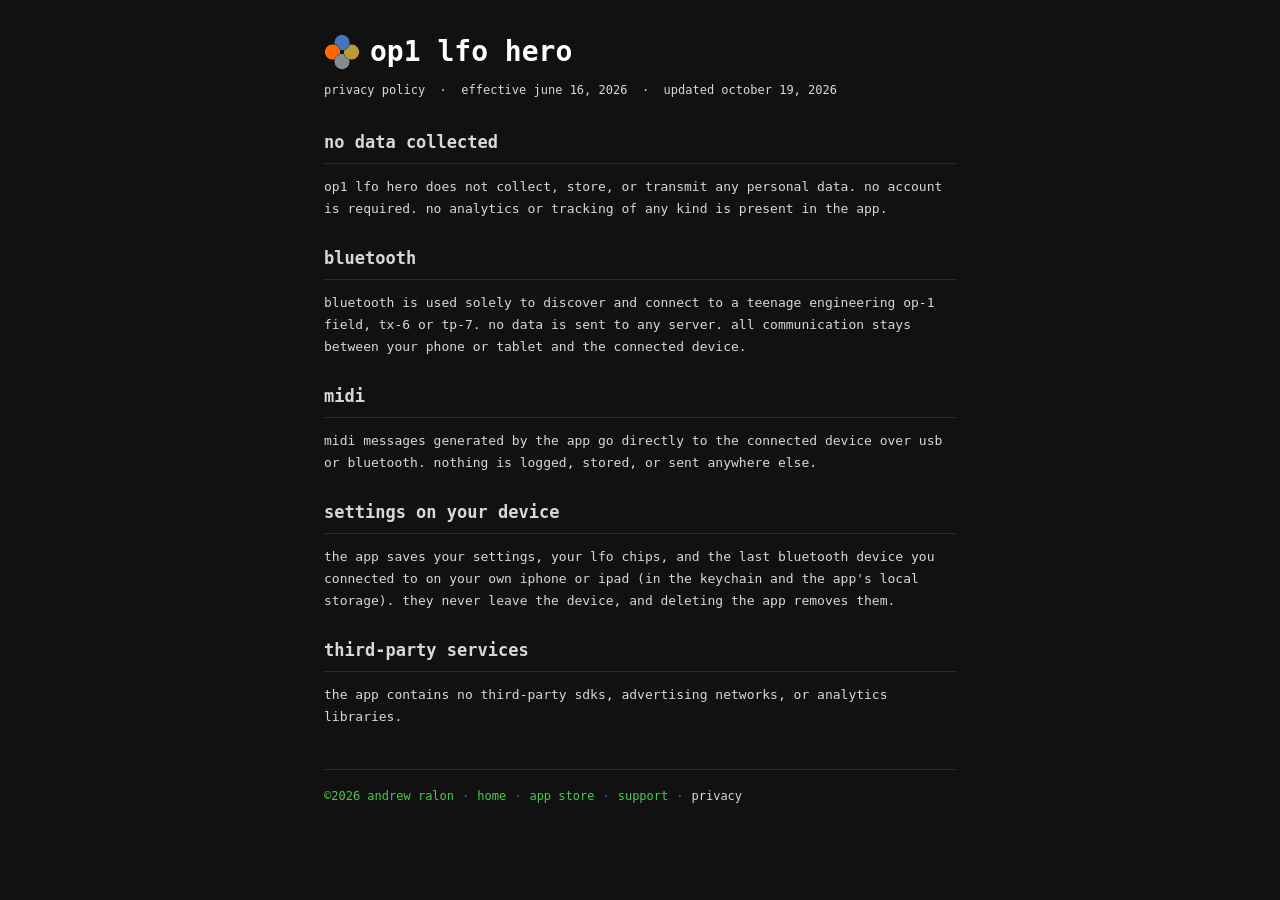
<file: docs/privacy.html>
<!DOCTYPE html>
<html lang="en">

<head>
  <meta charset="UTF-8">
  <meta name="viewport" content="width=device-width, initial-scale=1.0">
  <title>op1 lfo hero — privacy policy</title>
  <link rel="stylesheet" href="style.css">
</head>

<body>

  <h1><img src="icon.png" class="app-icon" alt=""><a href="index.html">op1 lfo hero</a></h1>
  <p class="meta">privacy policy &nbsp;·&nbsp; effective june 16, 2026 &nbsp;·&nbsp; updated october 19, 2026</p>

  <h2>no data collected</h2>
  <p>op1 lfo hero does not collect, store, or transmit any personal data.
  no account is required. no analytics or tracking of any kind is present in the app.</p>

  <h2>bluetooth</h2>
  <p>bluetooth is used solely to discover and connect to a teenage engineering op-1 field, tx-6 or tp-7.
  no data is sent to any server. all communication stays between your phone or tablet and the connected device.</p>

  <h2>midi</h2>
  <p>midi messages generated by the app go directly to the connected device over usb or
  bluetooth. nothing is logged, stored, or sent anywhere else.</p>

  <h2>settings on your device</h2>
  <p>the app saves your settings, your lfo chips, and the last bluetooth device you connected to
  on your own iphone or ipad (in the keychain and the app's local storage). they never leave the
  device, and deleting the app removes them.</p>

  <h2>third-party services</h2>
  <p>the app contains no third-party sdks, advertising networks, or analytics libraries.</p>

  <footer>
    <a href="https://andrewralon.github.io">&copy;2026 andrew ralon</a><span class="sep">·</span><a href="index.html">home</a><span class="sep">·</span><a href="https://apps.apple.com/us/app/op1-lfo-hero/id6781054996">app store</a><span class="sep">·</span><a href="support.html">support</a><span class="sep">·</span><span class="here" aria-current="page">privacy</span>
  </footer>

</body>

</html>
</file>
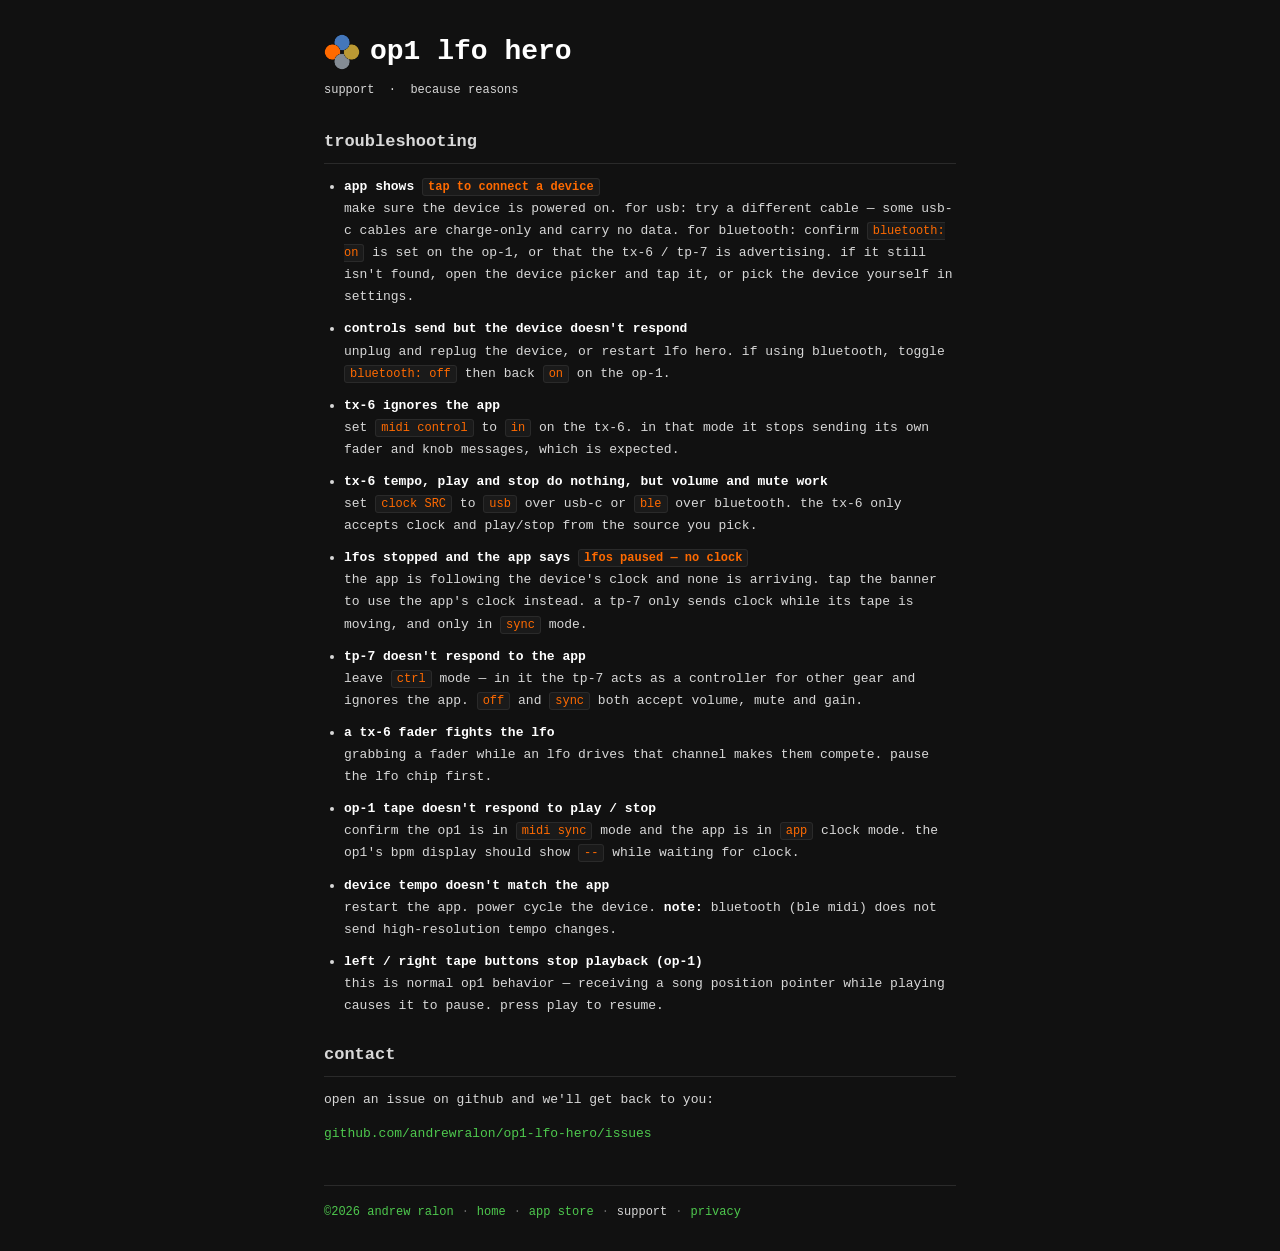
<file: docs/support.html>
<!DOCTYPE html>
<html lang="en">

<head>
  <meta charset="UTF-8">
  <meta name="viewport" content="width=device-width, initial-scale=1.0">
  <title>op1 lfo hero — support</title>
  <link rel="stylesheet" href="style.css">
</head>

<body>

  <h1><img src="icon.png" class="app-icon" alt=""><a href="index.html">op1 lfo hero</a></h1>
  <p class="meta">support &nbsp;·&nbsp; because reasons</p>

  <h2>troubleshooting</h2>
  <ul>
    <li>
      <strong>app shows <code>tap to connect a device</code></strong><br>
      make sure the device is powered on. for usb: try a different cable — some usb-c cables are charge-only and carry no data. for bluetooth: confirm <code>bluetooth: on</code> is set on the op-1, or that the tx-6 / tp-7 is advertising. if it still isn't found, open the device picker and tap it, or pick the device yourself in settings.
    </li>
    <li>
      <strong>controls send but the device doesn't respond</strong><br>
      unplug and replug the device, or restart lfo hero. if using bluetooth, toggle <code>bluetooth: off</code> then back <code>on</code> on the op-1.
    </li>
    <li>
      <strong>tx-6 ignores the app</strong><br>
      set <code>midi control</code> to <code>in</code> on the tx-6. in that mode it stops sending its own fader and knob messages, which is expected.
    </li>
    <li>
      <strong>tx-6 tempo, play and stop do nothing, but volume and mute work</strong><br>
      set <code>clock SRC</code> to <code>usb</code> over usb-c or <code>ble</code> over bluetooth. the tx-6 only accepts clock and play/stop from the source you pick.
    </li>
    <li>
      <strong>lfos stopped and the app says <code>lfos paused — no clock</code></strong><br>
      the app is following the device's clock and none is arriving. tap the banner to use the app's clock instead. a tp-7 only sends clock while its tape is moving, and only in <code>sync</code> mode.
    </li>
    <li>
      <strong>tp-7 doesn't respond to the app</strong><br>
      leave <code>ctrl</code> mode — in it the tp-7 acts as a controller for other gear and ignores the app. <code>off</code> and <code>sync</code> both accept volume, mute and gain.
    </li>
    <li>
      <strong>a tx-6 fader fights the lfo</strong><br>
      grabbing a fader while an lfo drives that channel makes them compete. pause the lfo chip first.
    </li>
    <li>
      <strong>op-1 tape doesn't respond to play / stop</strong><br>
      confirm the op1 is in <code>midi sync</code> mode and the app is in <code>app</code> clock mode. the op1's bpm display should show <code>--</code> while waiting for clock.
    </li>
    <li>
      <strong>device tempo doesn't match the app</strong><br>
      restart the app. power cycle the device. <strong>note:</strong> bluetooth (ble midi) does not send high-resolution tempo changes.
    </li>
    <li>
      <strong>left / right tape buttons stop playback (op-1)</strong><br>
      this is normal op1 behavior — receiving a song position pointer while playing causes it to pause. press play to resume.
    </li>
  </ul>

  <h2>contact</h2>
  <p>open an issue on github and we'll get back to you:</p>
  <p><a href="https://github.com/andrewralon/op1-lfo-hero/issues">github.com/andrewralon/op1-lfo-hero/issues</a></p>

  <footer>
    <a href="https://andrewralon.github.io">&copy;2026 andrew ralon</a><span class="sep">·</span><a href="index.html">home</a><span class="sep">·</span><a href="https://apps.apple.com/us/app/op1-lfo-hero/id6781054996">app store</a><span class="sep">·</span><span class="here" aria-current="page">support</span><span class="sep">·</span><a href="privacy.html">privacy</a>
  </footer>

</body>

</html>
</file>
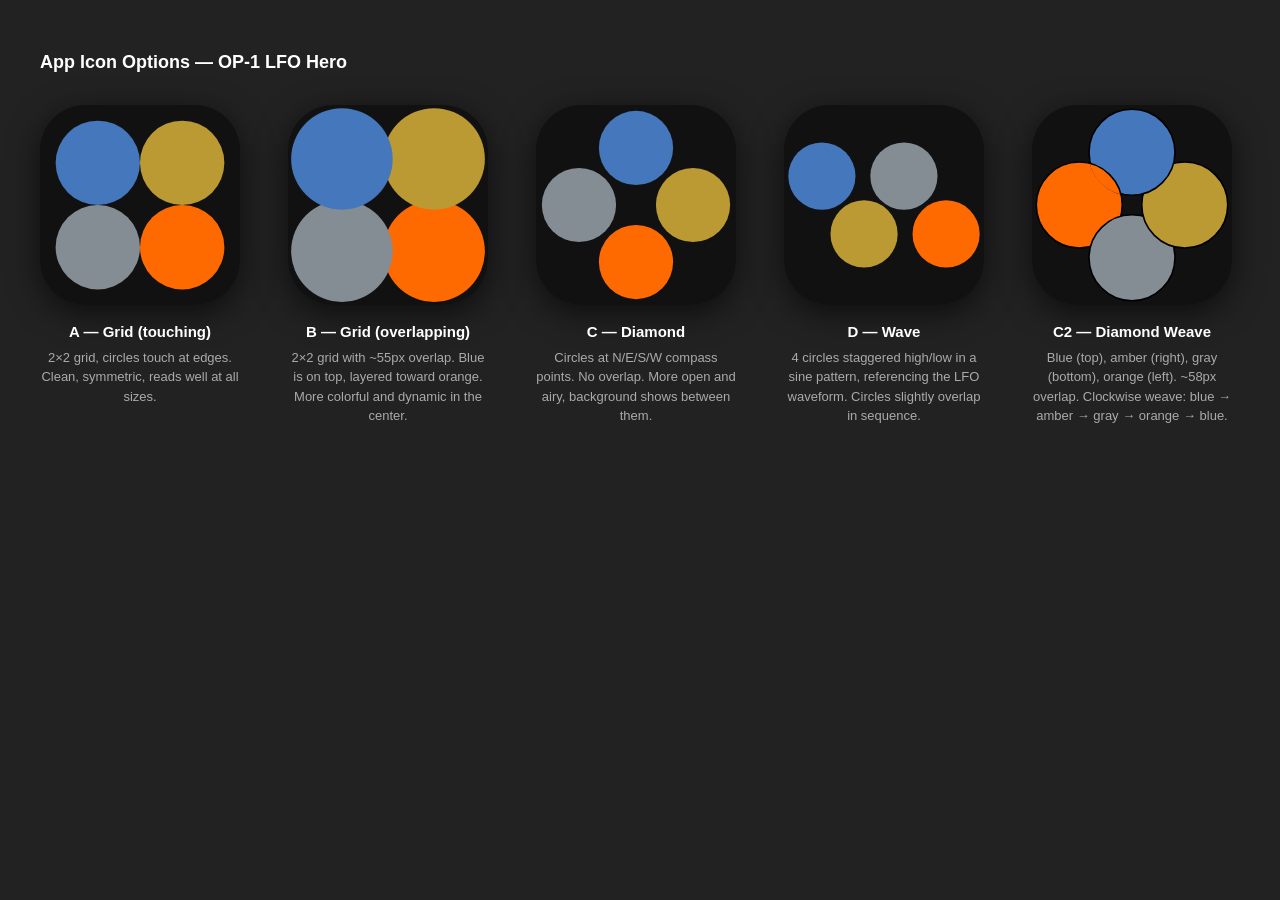
<file: icon-options/preview.html>
<!DOCTYPE html>
<html>
<head>
<meta charset="utf-8">
<title>App Icon Options — OP-1 LFO Hero</title>
<style>
  body { background: #222; font-family: -apple-system, sans-serif; color: #ccc; padding: 40px; margin: 0; }
  h1 { color: #fff; font-size: 18px; margin-bottom: 32px; }
  .grid { display: flex; gap: 48px; flex-wrap: wrap; }
  .option { display: flex; flex-direction: column; align-items: center; gap: 16px; }
  .label { font-size: 13px; color: #aaa; text-align: center; max-width: 200px; line-height: 1.5; }
  .label strong { color: #fff; display: block; margin-bottom: 4px; font-size: 15px; }
  .icon-wrap {
    border-radius: 22.5%;
    overflow: hidden;
    width: 200px; height: 200px;
    box-shadow: 0 8px 32px rgba(0,0,0,0.6);
  }
  .icon-wrap img { width: 200px; height: 200px; display: block; }
  .colors { display: flex; gap: 6px; margin-top: 4px; }
  .swatch { width: 12px; height: 12px; border-radius: 50%; }
</style>
</head>
<body>
<h1>App Icon Options — OP-1 LFO Hero</h1>
<div class="grid">

  <div class="option">
    <div class="icon-wrap">
      <img src="icon-a-grid.svg">
    </div>
    <div class="label">
      <strong>A — Grid (touching)</strong>
      2×2 grid, circles touch at edges. Clean, symmetric, reads well at all sizes.
    </div>
  </div>

  <div class="option">
    <div class="icon-wrap">
      <img src="icon-b-overlap.svg">
    </div>
    <div class="label">
      <strong>B — Grid (overlapping)</strong>
      2×2 grid with ~55px overlap. Blue is on top, layered toward orange. More colorful and dynamic in the center.
    </div>
  </div>

  <div class="option">
    <div class="icon-wrap">
      <img src="icon-c-diamond.svg">
    </div>
    <div class="label">
      <strong>C — Diamond</strong>
      Circles at N/E/S/W compass points. No overlap. More open and airy, background shows between them.
    </div>
  </div>

  <div class="option">
    <div class="icon-wrap">
      <img src="icon-d-wave.svg">
    </div>
    <div class="label">
      <strong>D — Wave</strong>
      4 circles staggered high/low in a sine pattern, referencing the LFO waveform. Circles slightly overlap in sequence.
    </div>
  </div>

  <div class="option">
    <div class="icon-wrap">
      <img src="icon-c2-weave.svg">
    </div>
    <div class="label">
      <strong>C2 — Diamond Weave</strong>
      Blue (top), amber (right), gray (bottom), orange (left). ~58px overlap. Clockwise weave: blue → amber → gray → orange → blue.
    </div>
  </div>

</div>
</body>
</html>
</file>
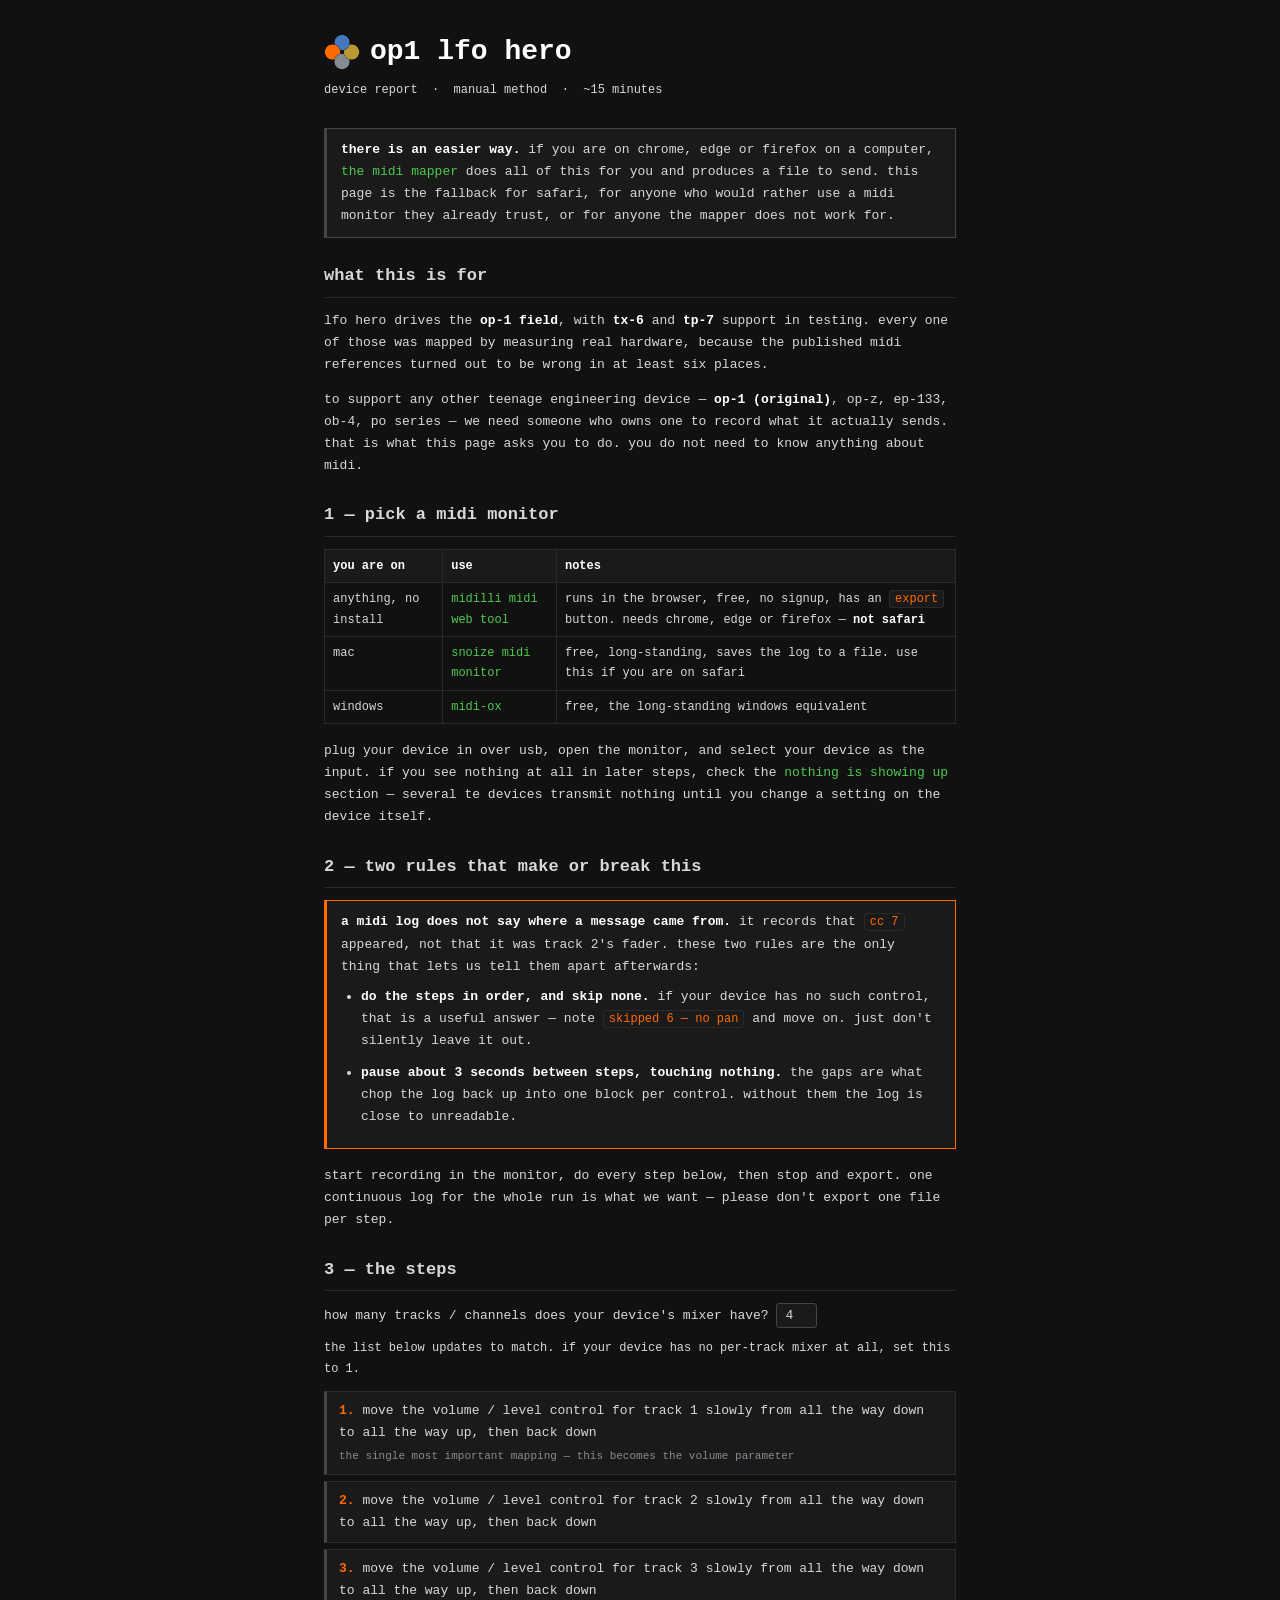
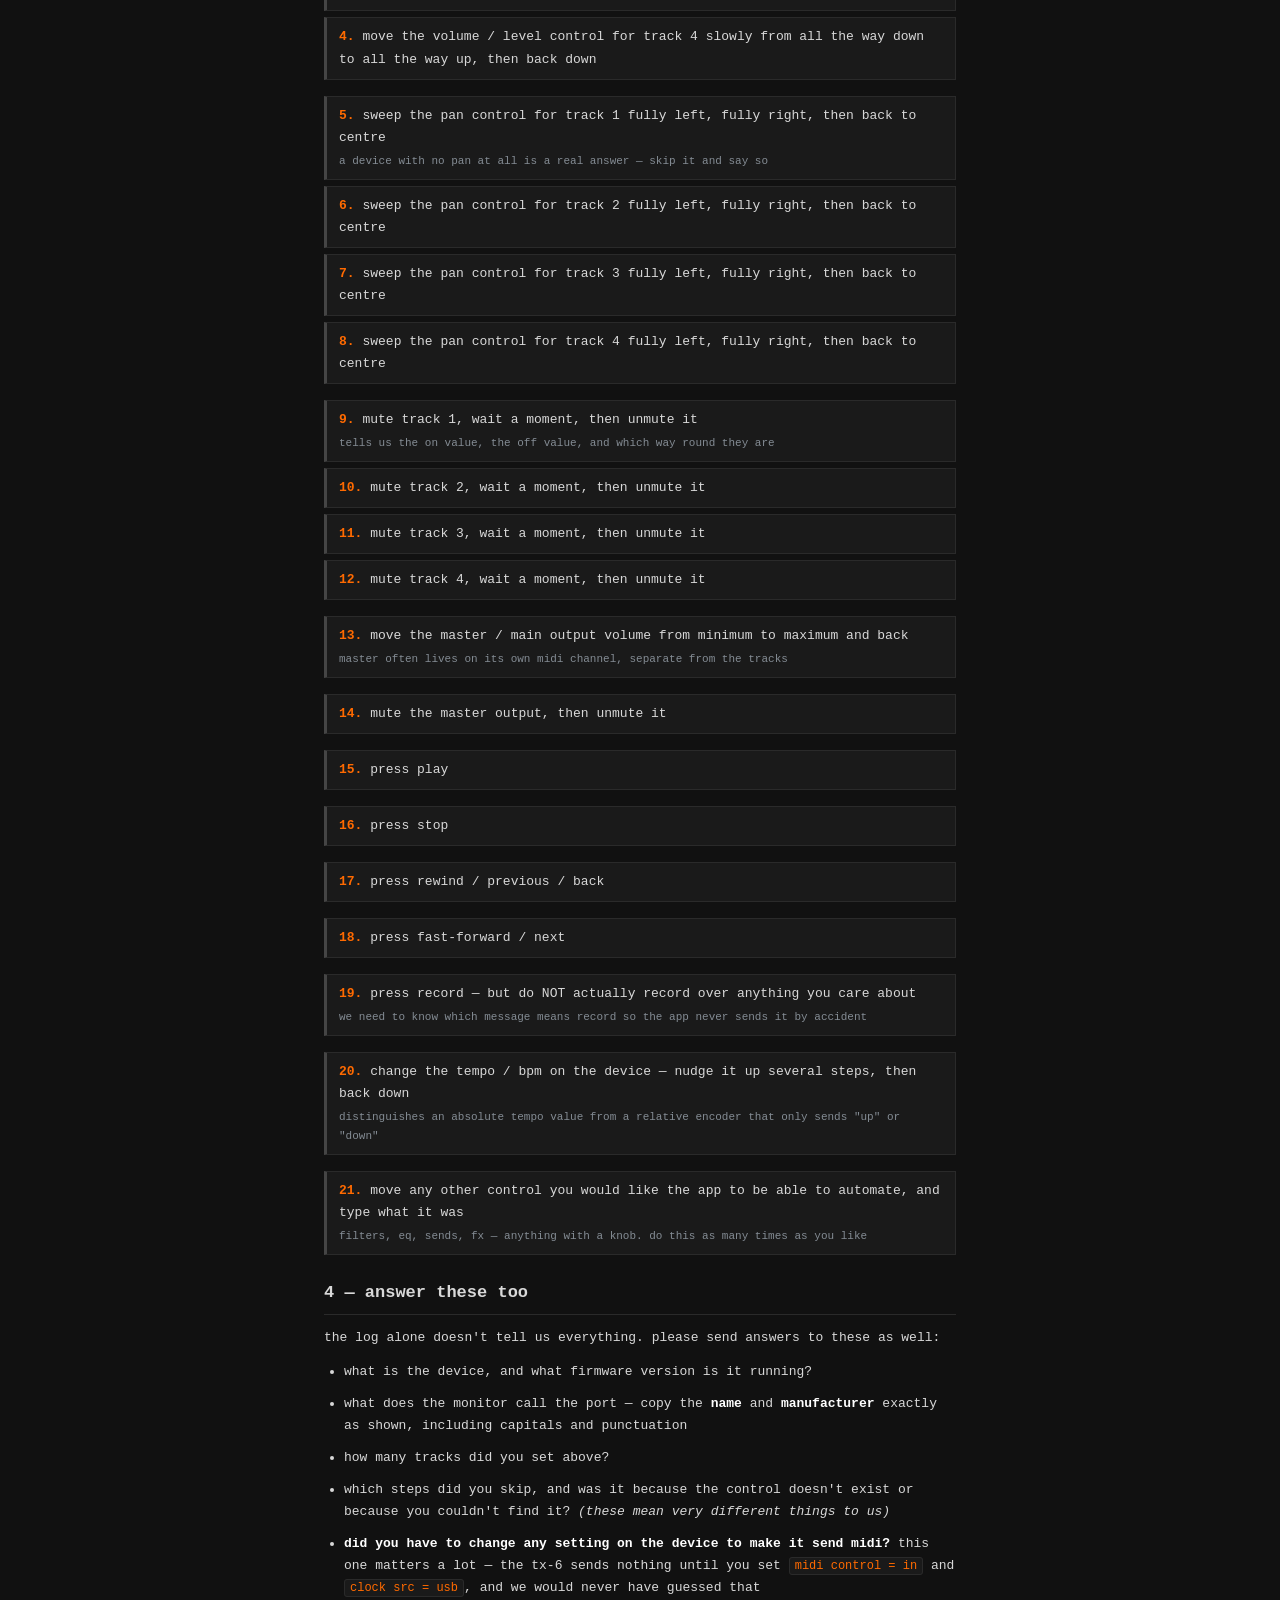
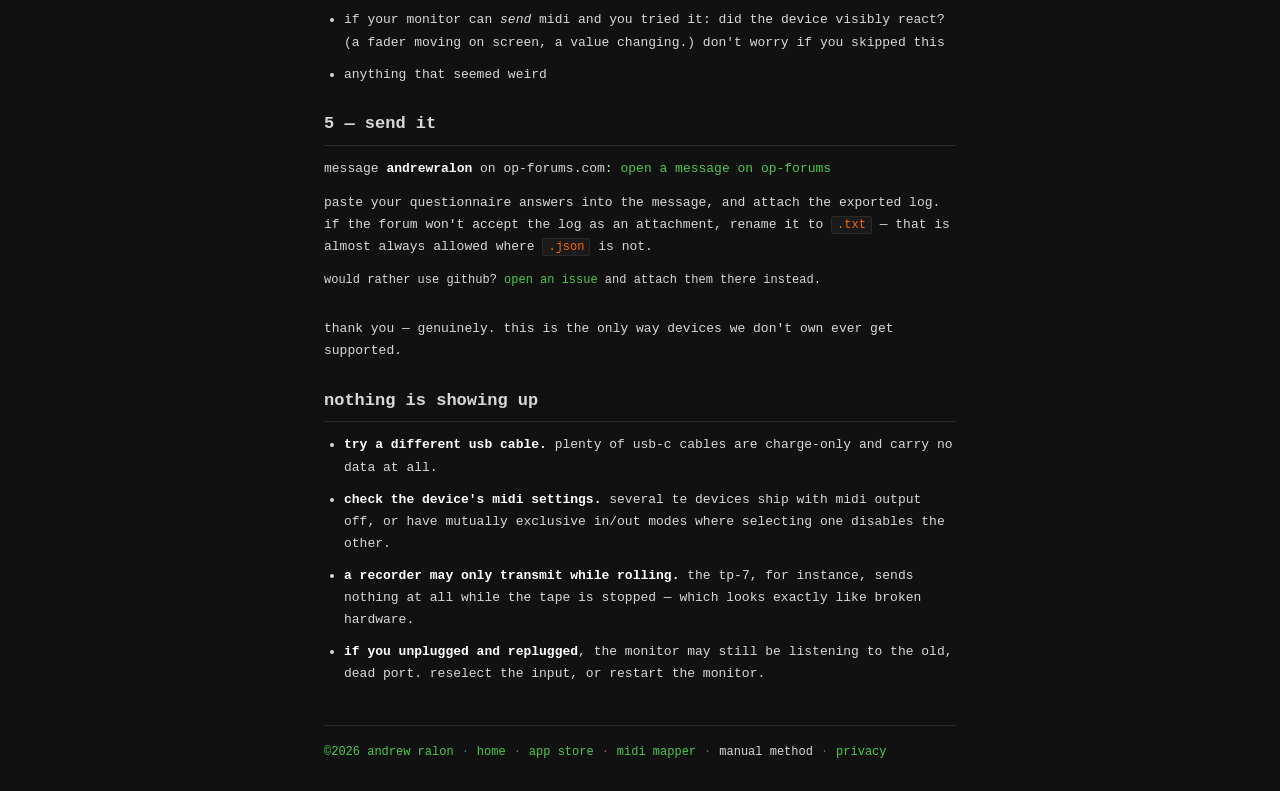
<file: docs/mapper/manual.html>
<!DOCTYPE html>
<html lang="en">

<head>
  <meta charset="UTF-8">
  <meta name="viewport" content="width=device-width, initial-scale=1.0">
  <title>op1 lfo hero — device report (manual)</title>
  <link rel="stylesheet" href="../style.css">
  <link rel="stylesheet" href="mapper.css">
</head>

<body>

  <h1><img src="../icon.png" class="app-icon" alt=""><a href="../index.html">op1 lfo hero</a></h1>
  <p class="meta">device report &nbsp;·&nbsp; manual method &nbsp;·&nbsp; ~15 minutes</p>

  <div class="warn note">
    <strong>there is an easier way.</strong> if you are on chrome, edge or firefox on a computer,
    <a href="index.html">the midi mapper</a> does all of this for you and produces a file to send.
    this page is the fallback for safari, for anyone who would rather use a midi monitor they
    already trust, or for anyone the mapper does not work for.
  </div>

  <h2>what this is for</h2>
  <p>
    lfo hero drives the <strong>op-1 field</strong>, with <strong>tx-6</strong> and
    <strong>tp-7</strong> support in testing. every one of those was mapped by measuring real
    hardware, because the published midi references turned out to be wrong in at least six places.
  </p>
  <p>
    to support any other teenage engineering device — <strong>op-1 (original)</strong>, op-z,
    ep-133, ob-4, po series — we need someone who owns one to record what it actually sends. that
    is what this page asks you to do. you do not need to know anything about midi.
  </p>

  <h2>1 — pick a midi monitor</h2>
  <table>
    <tr><th>you are on</th><th>use</th><th>notes</th></tr>
    <tr>
      <td>anything, no install</td>
      <td><a href="https://midilli.tech/midi-web-tool/">midilli midi web tool</a></td>
      <td>runs in the browser, free, no signup, has an <code>export</code> button. needs chrome, edge or firefox — <strong>not safari</strong></td>
    </tr>
    <tr>
      <td>mac</td>
      <td><a href="https://www.snoize.com/MIDIMonitor/">snoize midi monitor</a></td>
      <td>free, long-standing, saves the log to a file. use this if you are on safari</td>
    </tr>
    <tr>
      <td>windows</td>
      <td><a href="http://www.midiox.com/">midi-ox</a></td>
      <td>free, the long-standing windows equivalent</td>
    </tr>
  </table>
  <p>
    plug your device in over usb, open the monitor, and select your device as the input. if you see
    nothing at all in later steps, check the <a href="#trouble">nothing is showing up</a> section —
    several te devices transmit nothing until you change a setting on the device itself.
  </p>

  <h2>2 — two rules that make or break this</h2>
  <div class="warn">
    <p style="margin:0 0 8px 0"><strong>a midi log does not say where a message came from.</strong>
    it records that <code>cc 7</code> appeared, not that it was track 2's fader. these two rules are
    the only thing that lets us tell them apart afterwards:</p>
    <ul style="margin:0">
      <li><strong>do the steps in order, and skip none.</strong> if your device has no such control,
        that is a useful answer — note <code>skipped 6 — no pan</code> and move on. just don't
        silently leave it out.</li>
      <li><strong>pause about 3 seconds between steps, touching nothing.</strong> the gaps are what
        chop the log back up into one block per control. without them the log is close to
        unreadable.</li>
    </ul>
  </div>
  <p>
    start recording in the monitor, do every step below, then stop and export. one continuous log
    for the whole run is what we want — please don't export one file per step.
  </p>

  <h2>3 — the steps</h2>
  <label>
    how many tracks / channels does your device's mixer have?
    <input type="number" id="trackCount" min="1" max="8" value="4">
  </label>
  <p class="meta" style="margin-bottom:12px">
    the list below updates to match. if your device has no per-track mixer at all, set this to 1.
  </p>
  <ol class="steps" id="stepList"></ol>

  <h2>4 — answer these too</h2>
  <p>the log alone doesn't tell us everything. please send answers to these as well:</p>
  <ul>
    <li>what is the device, and what firmware version is it running?</li>
    <li>what does the monitor call the port — copy the <strong>name</strong> and
      <strong>manufacturer</strong> exactly as shown, including capitals and punctuation</li>
    <li>how many tracks did you set above?</li>
    <li>which steps did you skip, and was it because the control doesn't exist or because you
      couldn't find it? <em>(these mean very different things to us)</em></li>
    <li><strong>did you have to change any setting on the device to make it send midi?</strong>
      this one matters a lot — the tx-6 sends nothing until you set <code>midi control = in</code>
      and <code>clock src = usb</code>, and we would never have guessed that</li>
    <li>if your monitor can <em>send</em> midi and you tried it: did the device visibly react?
      (a fader moving on screen, a value changing.) don't worry if you skipped this</li>
    <li>anything that seemed weird</li>
  </ul>

  <h2>5 — send it</h2>
  <p>
    message <strong>andrewralon</strong> on op-forums.com:
    <a href="https://op-forums.com/new-message?username=andrewralon&amp;title=device%20report">open a message on op-forums</a>
  </p>
  <p>
    paste your questionnaire answers into the message, and attach the exported log. if the forum
    won't accept the log as an attachment, rename it to <code>.txt</code> — that is almost always
    allowed where <code>.json</code> is not.
  </p>
  <p class="meta">
    would rather use github? <a href="https://github.com/andrewralon/op1-lfo-hero/issues/new?template=device-report.yml">open an issue</a> and attach them there instead.
  </p>
  <p>thank you — genuinely. this is the only way devices we don't own ever get supported.</p>

  <h2 id="trouble">nothing is showing up</h2>
  <ul>
    <li><strong>try a different usb cable.</strong> plenty of usb-c cables are charge-only and carry
      no data at all.</li>
    <li><strong>check the device's midi settings.</strong> several te devices ship with midi output
      off, or have mutually exclusive in/out modes where selecting one disables the other.</li>
    <li><strong>a recorder may only transmit while rolling.</strong> the tp-7, for instance, sends
      nothing at all while the tape is stopped — which looks exactly like broken hardware.</li>
    <li><strong>if you unplugged and replugged</strong>, the monitor may still be listening to the
      old, dead port. reselect the input, or restart the monitor.</li>
  </ul>

  <footer>
    <a href="https://andrewralon.github.io">&copy;2026 andrew ralon</a><span class="sep">·</span><a href="../index.html">home</a><span class="sep">·</span><a href="https://apps.apple.com/us/app/op1-lfo-hero/id6781054996">app store</a><span class="sep">·</span><a href="index.html">midi mapper</a><span class="sep">·</span><span class="here" aria-current="page">manual method</span><span class="sep">·</span><a href="../privacy.html">privacy</a>
  </footer>

  <script src="steps.js"></script>
  <script>
    var listEl = document.getElementById('stepList');
    var countEl = document.getElementById('trackCount');

    function render() {
      var n = Math.max(1, Math.min(8, parseInt(countEl.value, 10) || 4));
      var steps = expandSteps(n);
      listEl.innerHTML = '';
      var lastId = null;
      steps.forEach(function (s) {
        var li = document.createElement('li');
        var isFirstOfGroup = s.id !== lastId;
        if (lastId !== null && isFirstOfGroup) li.className = 'newgroup';
        lastId = s.id;
        li.appendChild(document.createTextNode(s.prompt));
        // the hint is identical for every track of a group — show it once, on the first
        if (s.why && isFirstOfGroup) {
          var w = document.createElement('span');
          w.className = 'why';
          w.textContent = s.why;
          li.appendChild(w);
        }
        listEl.appendChild(li);
      });
    }

    countEl.addEventListener('input', render);
    render();
  </script>

</body>

</html>
</file>
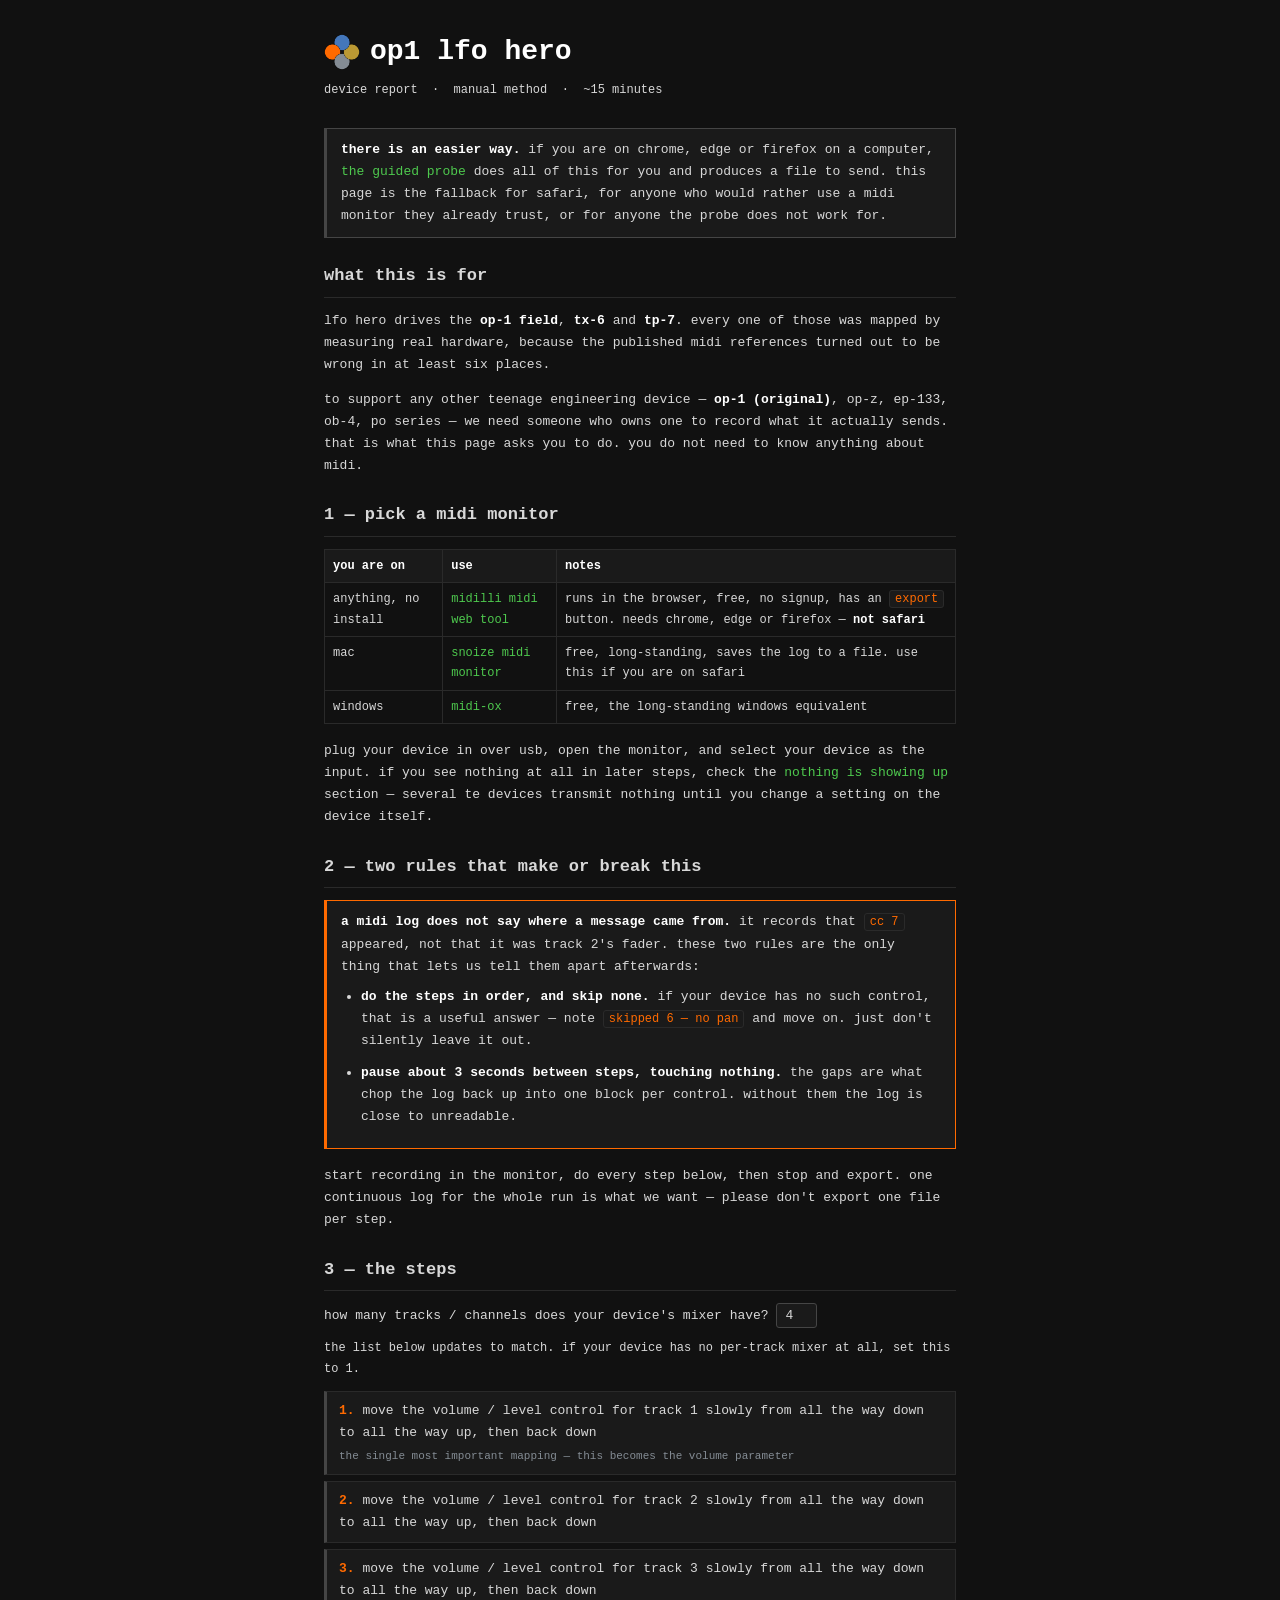
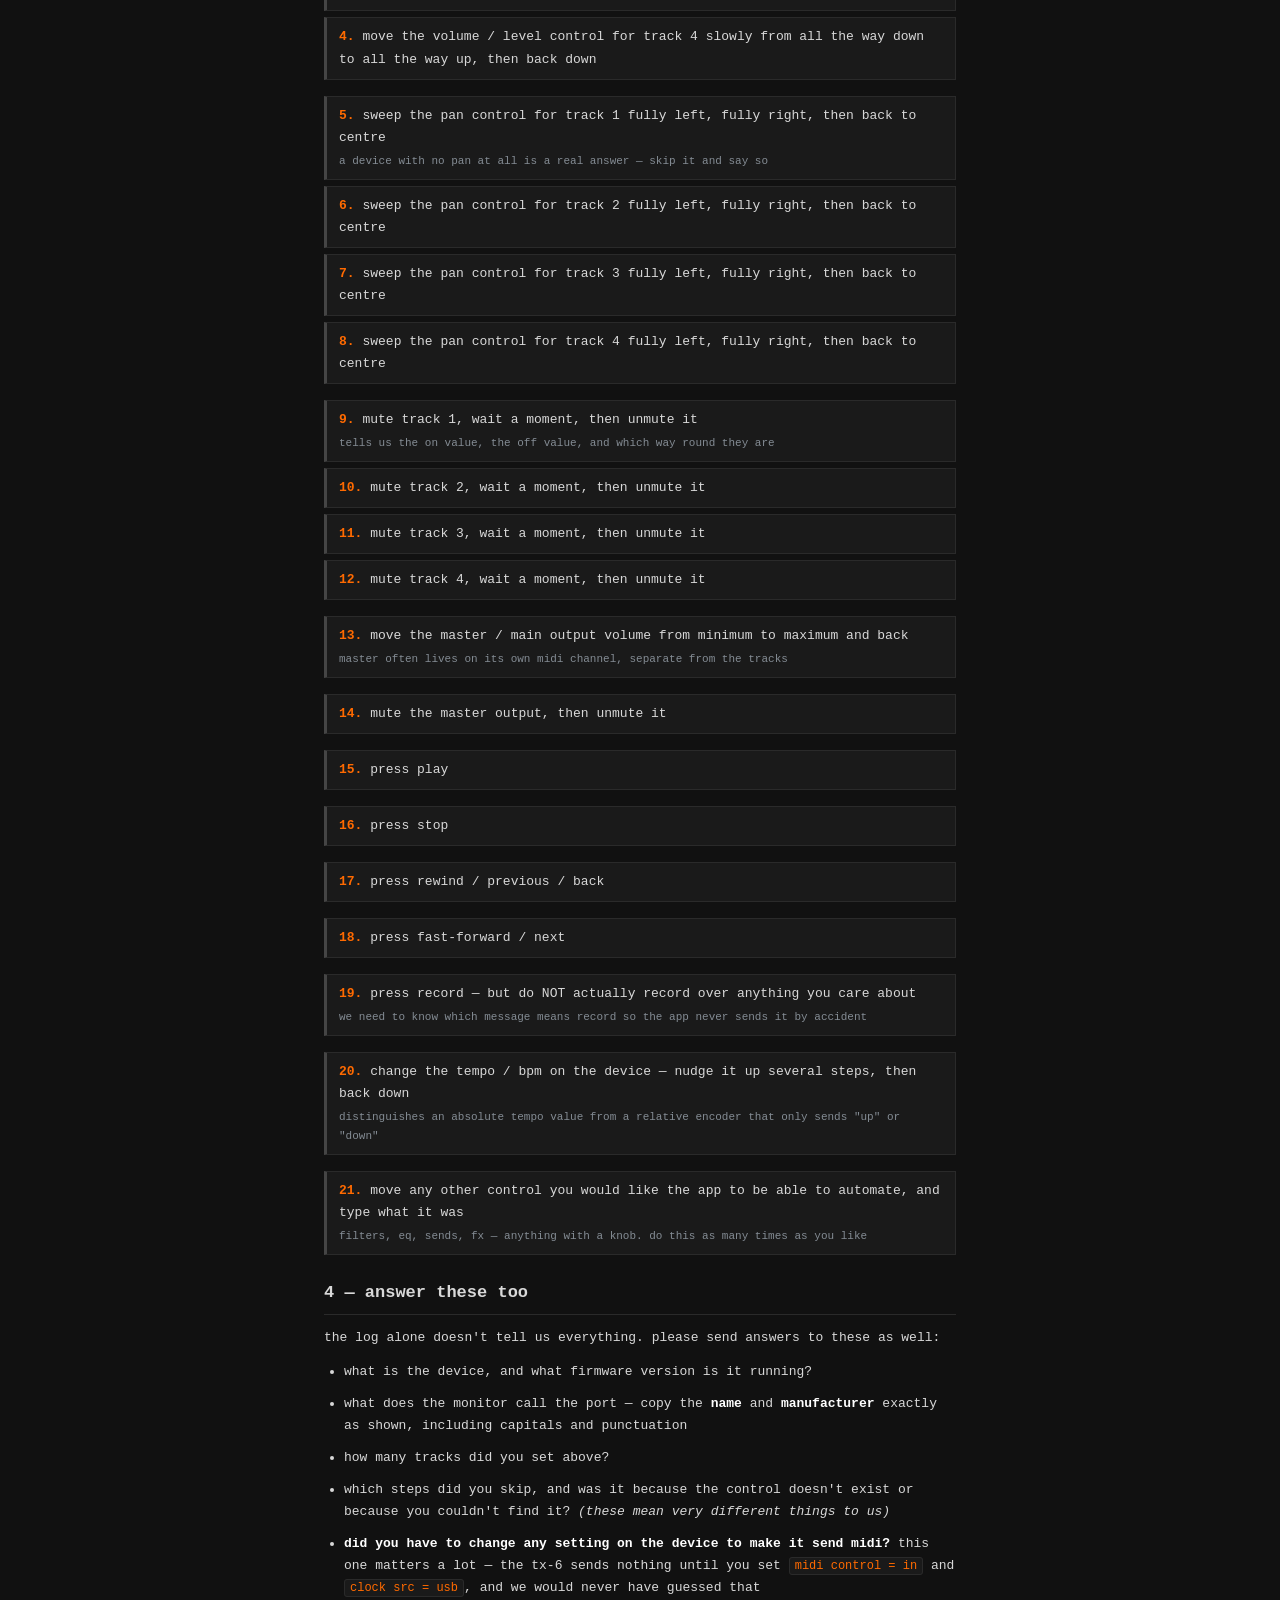
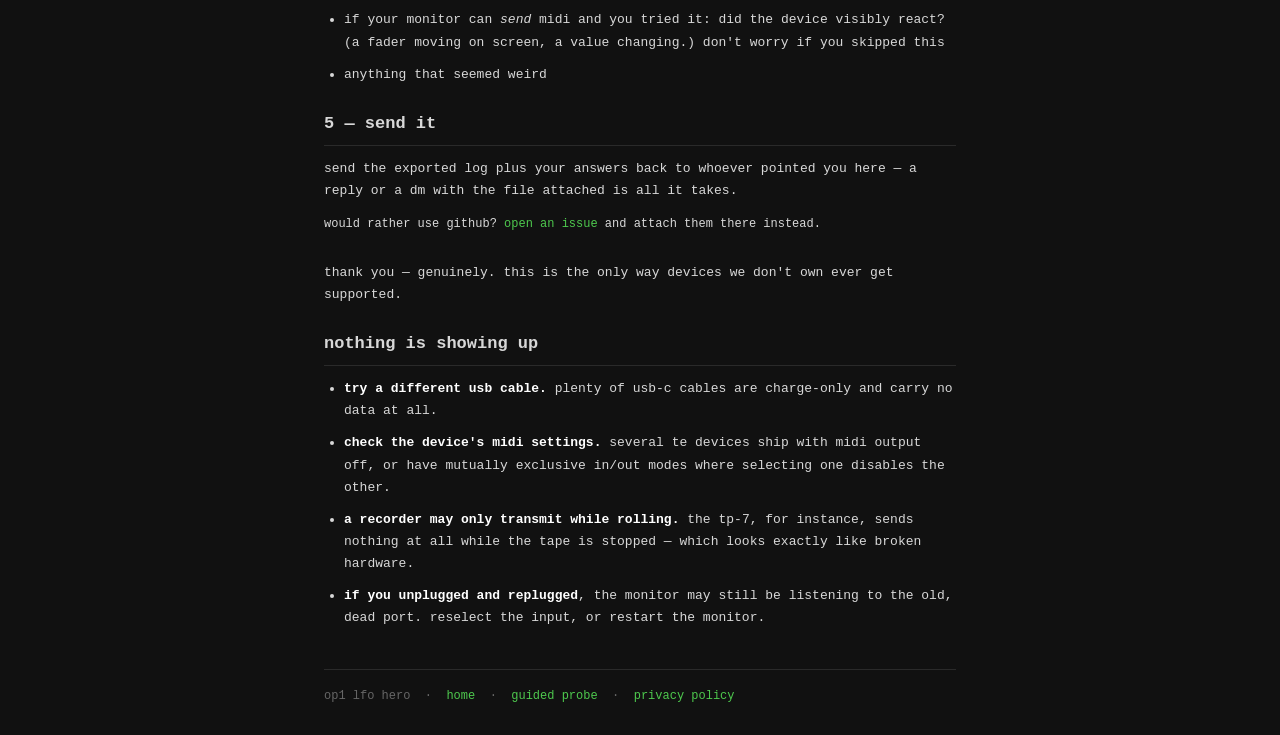
<file: docs/probe/manual.html>
<!DOCTYPE html>
<html lang="en">

<head>
  <meta charset="UTF-8">
  <meta name="viewport" content="width=device-width, initial-scale=1.0">
  <title>op1 lfo hero — device report (manual)</title>
  <link rel="stylesheet" href="../style.css">
  <link rel="stylesheet" href="probe.css">
</head>

<body>

  <h1><img src="../icon.png" class="app-icon" alt=""><a href="../index.html">op1 lfo hero</a></h1>
  <p class="meta">device report &nbsp;·&nbsp; manual method &nbsp;·&nbsp; ~15 minutes</p>

  <div class="warn note">
    <strong>there is an easier way.</strong> if you are on chrome, edge or firefox on a computer,
    <a href="index.html">the guided probe</a> does all of this for you and produces a file to send.
    this page is the fallback for safari, for anyone who would rather use a midi monitor they
    already trust, or for anyone the probe does not work for.
  </div>

  <h2>what this is for</h2>
  <p>
    lfo hero drives the <strong>op-1 field</strong>, <strong>tx-6</strong> and <strong>tp-7</strong>.
    every one of those was mapped by measuring real hardware, because the published midi references
    turned out to be wrong in at least six places.
  </p>
  <p>
    to support any other teenage engineering device — <strong>op-1 (original)</strong>, op-z,
    ep-133, ob-4, po series — we need someone who owns one to record what it actually sends. that
    is what this page asks you to do. you do not need to know anything about midi.
  </p>

  <h2>1 — pick a midi monitor</h2>
  <table>
    <tr><th>you are on</th><th>use</th><th>notes</th></tr>
    <tr>
      <td>anything, no install</td>
      <td><a href="https://midilli.tech/midi-web-tool/">midilli midi web tool</a></td>
      <td>runs in the browser, free, no signup, has an <code>export</code> button. needs chrome, edge or firefox — <strong>not safari</strong></td>
    </tr>
    <tr>
      <td>mac</td>
      <td><a href="https://www.snoize.com/MIDIMonitor/">snoize midi monitor</a></td>
      <td>free, long-standing, saves the log to a file. use this if you are on safari</td>
    </tr>
    <tr>
      <td>windows</td>
      <td><a href="http://www.midiox.com/">midi-ox</a></td>
      <td>free, the long-standing windows equivalent</td>
    </tr>
  </table>
  <p>
    plug your device in over usb, open the monitor, and select your device as the input. if you see
    nothing at all in later steps, check the <a href="#trouble">nothing is showing up</a> section —
    several te devices transmit nothing until you change a setting on the device itself.
  </p>

  <h2>2 — two rules that make or break this</h2>
  <div class="warn">
    <p style="margin:0 0 8px 0"><strong>a midi log does not say where a message came from.</strong>
    it records that <code>cc 7</code> appeared, not that it was track 2's fader. these two rules are
    the only thing that lets us tell them apart afterwards:</p>
    <ul style="margin:0">
      <li><strong>do the steps in order, and skip none.</strong> if your device has no such control,
        that is a useful answer — note <code>skipped 6 — no pan</code> and move on. just don't
        silently leave it out.</li>
      <li><strong>pause about 3 seconds between steps, touching nothing.</strong> the gaps are what
        chop the log back up into one block per control. without them the log is close to
        unreadable.</li>
    </ul>
  </div>
  <p>
    start recording in the monitor, do every step below, then stop and export. one continuous log
    for the whole run is what we want — please don't export one file per step.
  </p>

  <h2>3 — the steps</h2>
  <label>
    how many tracks / channels does your device's mixer have?
    <input type="number" id="trackCount" min="1" max="8" value="4">
  </label>
  <p class="meta" style="margin-bottom:12px">
    the list below updates to match. if your device has no per-track mixer at all, set this to 1.
  </p>
  <ol class="steps" id="stepList"></ol>

  <h2>4 — answer these too</h2>
  <p>the log alone doesn't tell us everything. please send answers to these as well:</p>
  <ul>
    <li>what is the device, and what firmware version is it running?</li>
    <li>what does the monitor call the port — copy the <strong>name</strong> and
      <strong>manufacturer</strong> exactly as shown, including capitals and punctuation</li>
    <li>how many tracks did you set above?</li>
    <li>which steps did you skip, and was it because the control doesn't exist or because you
      couldn't find it? <em>(these mean very different things to us)</em></li>
    <li><strong>did you have to change any setting on the device to make it send midi?</strong>
      this one matters a lot — the tx-6 sends nothing until you set <code>midi control = in</code>
      and <code>clock src = usb</code>, and we would never have guessed that</li>
    <li>if your monitor can <em>send</em> midi and you tried it: did the device visibly react?
      (a fader moving on screen, a value changing.) don't worry if you skipped this</li>
    <li>anything that seemed weird</li>
  </ul>

  <h2>5 — send it</h2>
  <p>
    send the exported log plus your answers back to whoever pointed you here — a reply or a dm with
    the file attached is all it takes.
  </p>
  <p class="meta">
    would rather use github? <a href="https://github.com/andrewralon/op1-lfo-hero/issues/new?template=device-report.yml">open an issue</a> and attach them there instead.
  </p>
  <p>thank you — genuinely. this is the only way devices we don't own ever get supported.</p>

  <h2 id="trouble">nothing is showing up</h2>
  <ul>
    <li><strong>try a different usb cable.</strong> plenty of usb-c cables are charge-only and carry
      no data at all.</li>
    <li><strong>check the device's midi settings.</strong> several te devices ship with midi output
      off, or have mutually exclusive in/out modes where selecting one disables the other.</li>
    <li><strong>a recorder may only transmit while rolling.</strong> the tp-7, for instance, sends
      nothing at all while the tape is stopped — which looks exactly like broken hardware.</li>
    <li><strong>if you unplugged and replugged</strong>, the monitor may still be listening to the
      old, dead port. reselect the input, or restart the monitor.</li>
  </ul>

  <footer>
    op1 lfo hero &nbsp;·&nbsp; <a href="../index.html">home</a> &nbsp;·&nbsp;
    <a href="index.html">guided probe</a> &nbsp;·&nbsp;
    <a href="../privacy.html">privacy policy</a>
  </footer>

  <script src="steps.js"></script>
  <script>
    var listEl = document.getElementById('stepList');
    var countEl = document.getElementById('trackCount');

    function render() {
      var n = Math.max(1, Math.min(8, parseInt(countEl.value, 10) || 4));
      var steps = expandSteps(n);
      listEl.innerHTML = '';
      var lastId = null;
      steps.forEach(function (s) {
        var li = document.createElement('li');
        var isFirstOfGroup = s.id !== lastId;
        if (lastId !== null && isFirstOfGroup) li.className = 'newgroup';
        lastId = s.id;
        li.appendChild(document.createTextNode(s.prompt));
        // the hint is identical for every track of a group — show it once, on the first
        if (s.why && isFirstOfGroup) {
          var w = document.createElement('span');
          w.className = 'why';
          w.textContent = s.why;
          li.appendChild(w);
        }
        listEl.appendChild(li);
      });
    }

    countEl.addEventListener('input', render);
    render();
  </script>

</body>

</html>
</file>
<file: docs/style.css>
* { box-sizing: border-box; margin: 0; padding: 0; }
body {
  background: #111111;
  color: #d8d8d8;
  font-family: 'SF Mono', 'Menlo', 'Consolas', monospace;
  font-size: 13px;
  line-height: 1.7;
  padding: 28px 24px;
  max-width: 680px;
  margin: 0 auto;
}
h1 { color: #ffffff; font-size: 28px; font-weight: bold; margin-bottom: 4px; display: flex; align-items: center; gap: 10px; }
h1 a { color: inherit; text-decoration: none; }
.app-icon { width: 36px; height: 36px; border-radius: 8px; flex-shrink: 0; }
.tagline, .meta { color: #d8d8d8; font-size: 12px; margin-bottom: 28px; }
h2 {
  font-size: 17px;
  font-weight: bold;
  border-bottom: 1px solid #2a2a2a;
  padding-bottom: 6px;
  margin-top: 24px;
  margin-bottom: 12px;
}
p { margin-bottom: 12px; }
ul { padding-left: 20px; margin-bottom: 12px; }
li { margin-bottom: 10px; }
strong { color: #ffffff; }
code {
  background: #1a1a1a;
  border: 1px solid #2a2a2a;
  border-radius: 3px;
  padding: 1px 5px;
  font-size: 12px;
  font-family: inherit;
  color: #ff6a00;
}
a { color: #4ec94e; text-decoration: none; }
a:hover { text-decoration: underline; }
.video-embed {
  position: relative;
  width: 100%;
  padding-bottom: 56.25%;
  margin-bottom: 20px;
  border: 1px solid #2a2a2a;
  border-radius: 6px;
  overflow: hidden;
}
.video-embed iframe { position: absolute; top: 0; left: 0; width: 100%; height: 100%; border: 0; }
footer {
  margin-top: 40px;
  padding-top: 16px;
  border-top: 1px solid #2a2a2a;
  color: #666666;
  font-size: 12px;
}
footer .sep { margin: 0 8px; }
footer .here { color: #d8d8d8; }
</file>
<file: docs/mapper/mapper.css>
/* additions for the device-report pages. the shared site stylesheet is untouched. */
.warn {
  border: 1px solid #ff6a00;
  border-left-width: 3px;
  background: #1a1a1a;
  padding: 10px 14px;
  margin-bottom: 16px;
}
.ok { border-color: #4ec94e; }
.note { border-color: #454545; }
table { border-collapse: collapse; width: 100%; margin-bottom: 16px; font-size: 12px; }
th, td { border: 1px solid #2a2a2a; padding: 6px 8px; text-align: left; vertical-align: top; }
th { color: #ffffff; background: #1a1a1a; }
ol.steps { padding-left: 0; list-style: none; counter-reset: step; }
ol.steps li {
  background: #1a1a1a;
  border: 1px solid #2a2a2a;
  border-left: 3px solid #454545;
  padding: 8px 12px;
  margin-bottom: 6px;
  counter-increment: step;
}
ol.steps li::before {
  content: counter(step) ". ";
  color: #ff6a00;
  font-weight: bold;
}
ol.steps li .why { display: block; color: #848c94; font-size: 11px; margin-top: 3px; }
ol.steps li.newgroup { margin-top: 16px; }
label { display: block; margin-bottom: 10px; }
input[type=number], input[type=text], select {
  background: #1a1a1a; color: #d8d8d8; border: 1px solid #454545;
  border-radius: 3px; padding: 4px 8px; font-family: inherit; font-size: 13px;
}
button {
  background: #2a2a2a; color: #d8d8d8; border: 1px solid #454545;
  border-radius: 3px; padding: 6px 14px; font-family: inherit; font-size: 13px;
  cursor: pointer;
}
button:hover:not(:disabled) { border-color: #4ec94e; color: #ffffff; }
button:disabled { opacity: 0.4; cursor: default; }
button.primary { border-color: #4ec94e; color: #4ec94e; }
/* mapper.js reparents this into the first slot of whichever bottom action row is
   currently live, so it always sits to the left of that screen's next / skip buttons.
   margin-right matches the ~8px gap the other buttons in that row get for free from
   the whitespace between them in the html source -- insertBefore() adds no such text
   node, so without this back would butt up right against the next button. */
#navBack { display: inline-flex; align-items: center; gap: 10px; margin-right: 8px; }
/* an id selector outranks the browser's [hidden]{display:none}, so say it again here
   or the back row shows up regardless of the hidden attribute */
#navBack[hidden] { display: none; }
#navBack .meta { margin: 0; }
#saveNote { color: #ff6a00; }
#resumeBanner .meta { margin: 6px 0 10px 0; }
</file>
<file: docs/probe/probe.css>
/* additions for the device-report pages. the shared site stylesheet is untouched. */
.warn {
  border: 1px solid #ff6a00;
  border-left-width: 3px;
  background: #1a1a1a;
  padding: 10px 14px;
  margin-bottom: 16px;
}
.ok { border-color: #4ec94e; }
.note { border-color: #454545; }
table { border-collapse: collapse; width: 100%; margin-bottom: 16px; font-size: 12px; }
th, td { border: 1px solid #2a2a2a; padding: 6px 8px; text-align: left; vertical-align: top; }
th { color: #ffffff; background: #1a1a1a; }
ol.steps { padding-left: 0; list-style: none; counter-reset: step; }
ol.steps li {
  background: #1a1a1a;
  border: 1px solid #2a2a2a;
  border-left: 3px solid #454545;
  padding: 8px 12px;
  margin-bottom: 6px;
  counter-increment: step;
}
ol.steps li::before {
  content: counter(step) ". ";
  color: #ff6a00;
  font-weight: bold;
}
ol.steps li .why { display: block; color: #848c94; font-size: 11px; margin-top: 3px; }
ol.steps li.newgroup { margin-top: 16px; }
label { display: block; margin-bottom: 10px; }
input[type=number], input[type=text], select {
  background: #1a1a1a; color: #d8d8d8; border: 1px solid #454545;
  border-radius: 3px; padding: 4px 8px; font-family: inherit; font-size: 13px;
}
button {
  background: #2a2a2a; color: #d8d8d8; border: 1px solid #454545;
  border-radius: 3px; padding: 6px 14px; font-family: inherit; font-size: 13px;
  cursor: pointer;
}
button:hover:not(:disabled) { border-color: #4ec94e; color: #ffffff; }
button:disabled { opacity: 0.4; cursor: default; }
button.primary { border-color: #4ec94e; color: #4ec94e; }
</file>
